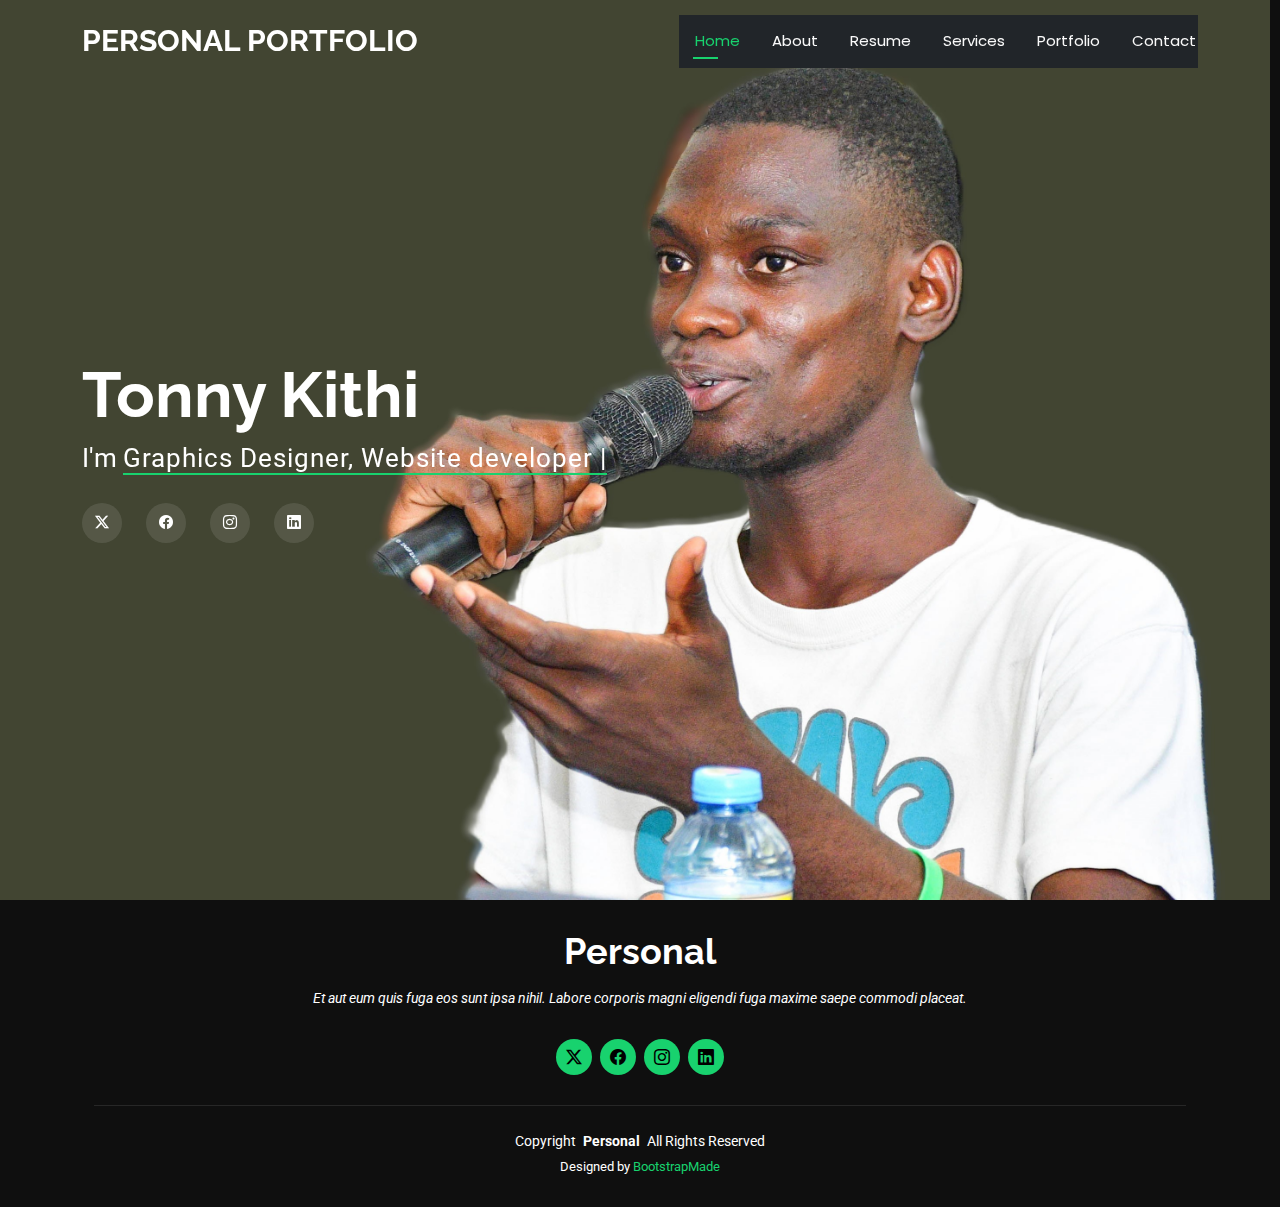
<file: index.html>
<!DOCTYPE html>
<html lang="en">

<head>
  <meta charset="utf-8">
  <meta content="width=device-width, initial-scale=1.0" name="viewport">
  <title>My Personal portfolio</title>
  <meta name="description" content="">
  <meta name="keywords" content="">

  <!-- Favicons -->
  <link href="assets/img/favicon.png" rel="icon">
  <link href="assets/img/apple-touch-icon.png" rel="apple-touch-icon">

  <!-- Fonts -->
  <link href="https://fonts.googleapis.com" rel="preconnect">
  <link href="https://fonts.gstatic.com" rel="preconnect" crossorigin>
  <link href="https://fonts.googleapis.com/css2?family=Roboto:ital,wght@0,100;0,300;0,400;0,500;0,700;0,900;1,100;1,300;1,400;1,500;1,700;1,900&family=Poppins:ital,wght@0,100;0,200;0,300;0,400;0,500;0,600;0,700;0,800;0,900;1,100;1,200;1,300;1,400;1,500;1,600;1,700;1,800;1,900&family=Raleway:ital,wght@0,100;0,200;0,300;0,400;0,500;0,600;0,700;0,800;0,900;1,100;1,200;1,300;1,400;1,500;1,600;1,700;1,800;1,900&display=swap" rel="stylesheet">

  <!-- Vendor CSS Files -->
  <link href="assets/vendor/bootstrap/css/bootstrap.min.css" rel="stylesheet">
  <link href="assets/vendor/bootstrap-icons/bootstrap-icons.css" rel="stylesheet">
  <link href="assets/vendor/aos/aos.css" rel="stylesheet">
  <link href="assets/vendor/swiper/swiper-bundle.min.css" rel="stylesheet">
  <link href="assets/vendor/glightbox/css/glightbox.min.css" rel="stylesheet">

  <!-- Main CSS File -->
  <link href="assets/css/main.css" rel="stylesheet">

  <!-- =======================================================
  * Template Name: Personal
  * Template URL: https://bootstrapmade.com/personal-free-resume-bootstrap-template/
  * Updated: Aug 07 2024 with Bootstrap v5.3.3
  * Author: BootstrapMade.com
  * License: https://bootstrapmade.com/license/
  ======================================================== -->
</head>

<body class="index-page">

  <header id="header" class="header d-flex align-items-center fixed-top">
    <div class="container-fluid container-xl position-relative d-flex align-items-center justify-content-between">

      <a href="index.html" class="logo d-flex align-items-center">
        <!-- Uncomment the line below if you also wish to use an image logo -->
        <!-- <img src="assets/img/logo.png" alt=""> -->
        <h1 class="sitename">PERSONAL PORTFOLIO</h1>
      </a>

      <nav id="navmenu" class="navmenu">
        <ul class="bg-dark">
          <li><a href="index.html" class="active">Home</a></li>
          <li><a href="about.html">About</a></li>
          <li><a href="resume.html">Resume</a></li>
          <li><a href="services.html">Services</a></li>
          <li><a href="portfolio.html">Portfolio</a></li>
          <li><a href="contact.html">Contact</a></li>
        </ul>
        <i class="mobile-nav-toggle d-xl-none bi bi-list"></i>
      </nav>

    </div>
  </header>

  <main class="main">

    <!-- Hero Section -->
    <section id="hero" class="hero section dark-background">
      <img src="assets/img/tonny.jpg" alt="" data-aos="fade-in">
      <div class="container" data-aos="zoom-out" data-aos-delay="100">
        <h2>Tonny Kithi</h2>
        <p>I'm <span class="typed" data-typed-items="Graphics Designer, Website developer, a Mentor">Graphics Designer, Website developer and  a Mentor</span><span class="typed-cursor typed-cursor--blink"></span></p>
        <div class="social-links">
          <a href="#"><i class="bi bi-twitter-x"></i></a>
          <a href="#"><i class="bi bi-facebook"></i></a>
          <a href="#"><i class="bi bi-instagram"></i></a>
          <a href="#"><i class="bi bi-linkedin"></i></a>
        </div>
      </div>
    </section><!-- /Hero Section -->

  </main>

  <footer id="footer" class="footer dark-background">
    <div class="container">
      <h3 class="sitename">Personal</h3>
      <p>Et aut eum quis fuga eos sunt ipsa nihil. Labore corporis magni eligendi fuga maxime saepe commodi placeat.</p>
      <div class="social-links d-flex justify-content-center">
        <a href=""><i class="bi bi-twitter-x"></i></a>
        <a href=""><i class="bi bi-facebook"></i></a>
        <a href=""><i class="bi bi-instagram"></i></a>
        <a href=""><i class="bi bi-linkedin"></i></a>
      </div>
      <div class="container">
        <div class="copyright">
          <span>Copyright</span> <strong class="px-1 sitename">Personal</strong> <span>All Rights Reserved</span>
        </div>
        <div class="credits">
          <!-- All the links in the footer should remain intact. -->
          <!-- You can delete the links only if you've purchased the pro version. -->
          <!-- Licensing information: https://bootstrapmade.com/license/ -->
          <!-- Purchase the pro version with working PHP/AJAX contact form: [buy-url] -->
          Designed by <a href="https://bootstrapmade.com/">BootstrapMade</a>
        </div>
      </div>
    </div>
  </footer>

  <!-- Scroll Top -->
  <a href="#" id="scroll-top" class="scroll-top d-flex align-items-center justify-content-center"><i class="bi bi-arrow-up-short"></i></a>

  <!-- Preloader -->
  <div id="preloader"></div>

  <!-- Vendor JS Files -->
  <script src="assets/vendor/bootstrap/js/bootstrap.bundle.min.js"></script>
  <script src="assets/vendor/php-email-form/validate.js"></script>
  <script src="assets/vendor/aos/aos.js"></script>
  <script src="assets/vendor/typed.js/typed.umd.js"></script>
  <script src="assets/vendor/purecounter/purecounter_vanilla.js"></script>
  <script src="assets/vendor/waypoints/noframework.waypoints.js"></script>
  <script src="assets/vendor/swiper/swiper-bundle.min.js"></script>
  <script src="assets/vendor/glightbox/js/glightbox.min.js"></script>
  <script src="assets/vendor/imagesloaded/imagesloaded.pkgd.min.js"></script>
  <script src="assets/vendor/isotope-layout/isotope.pkgd.min.js"></script>

  <!-- Main JS File -->
  <script src="assets/js/main.js"></script>

</body>

</html>
</file>
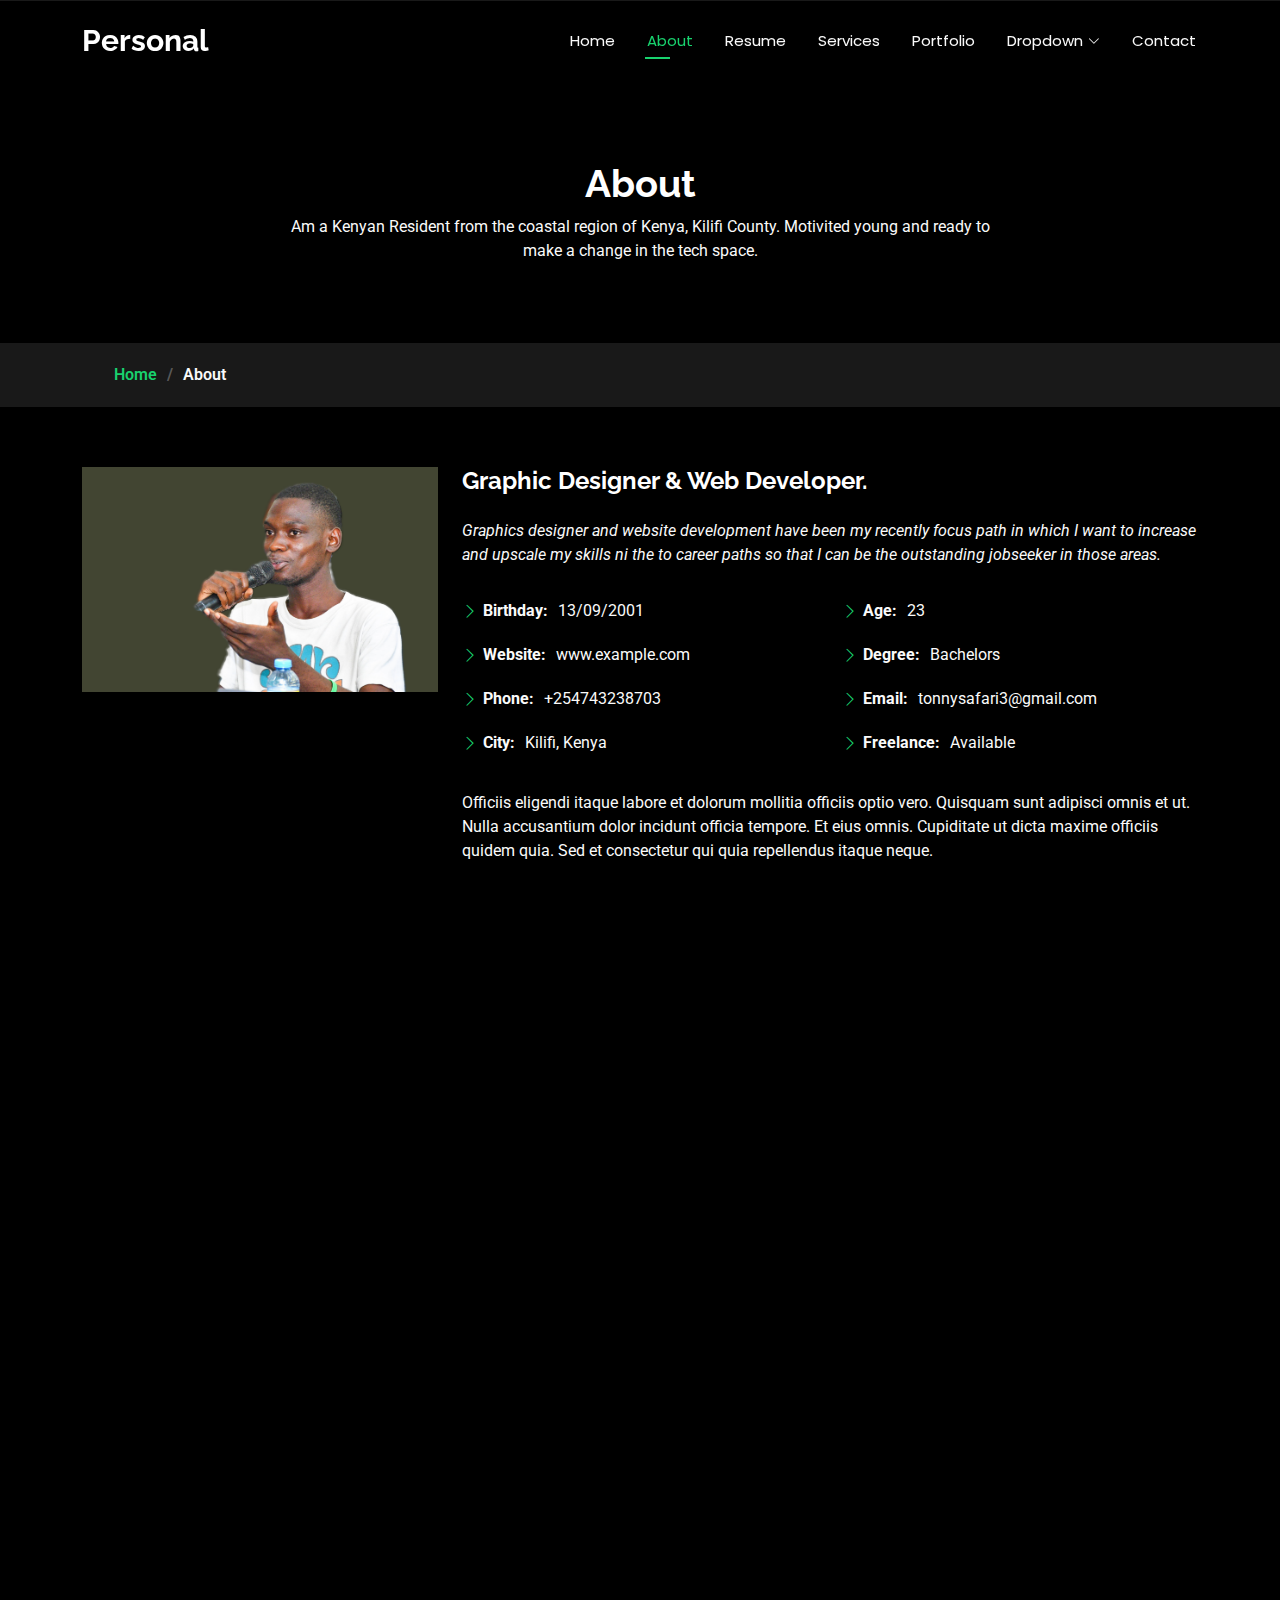
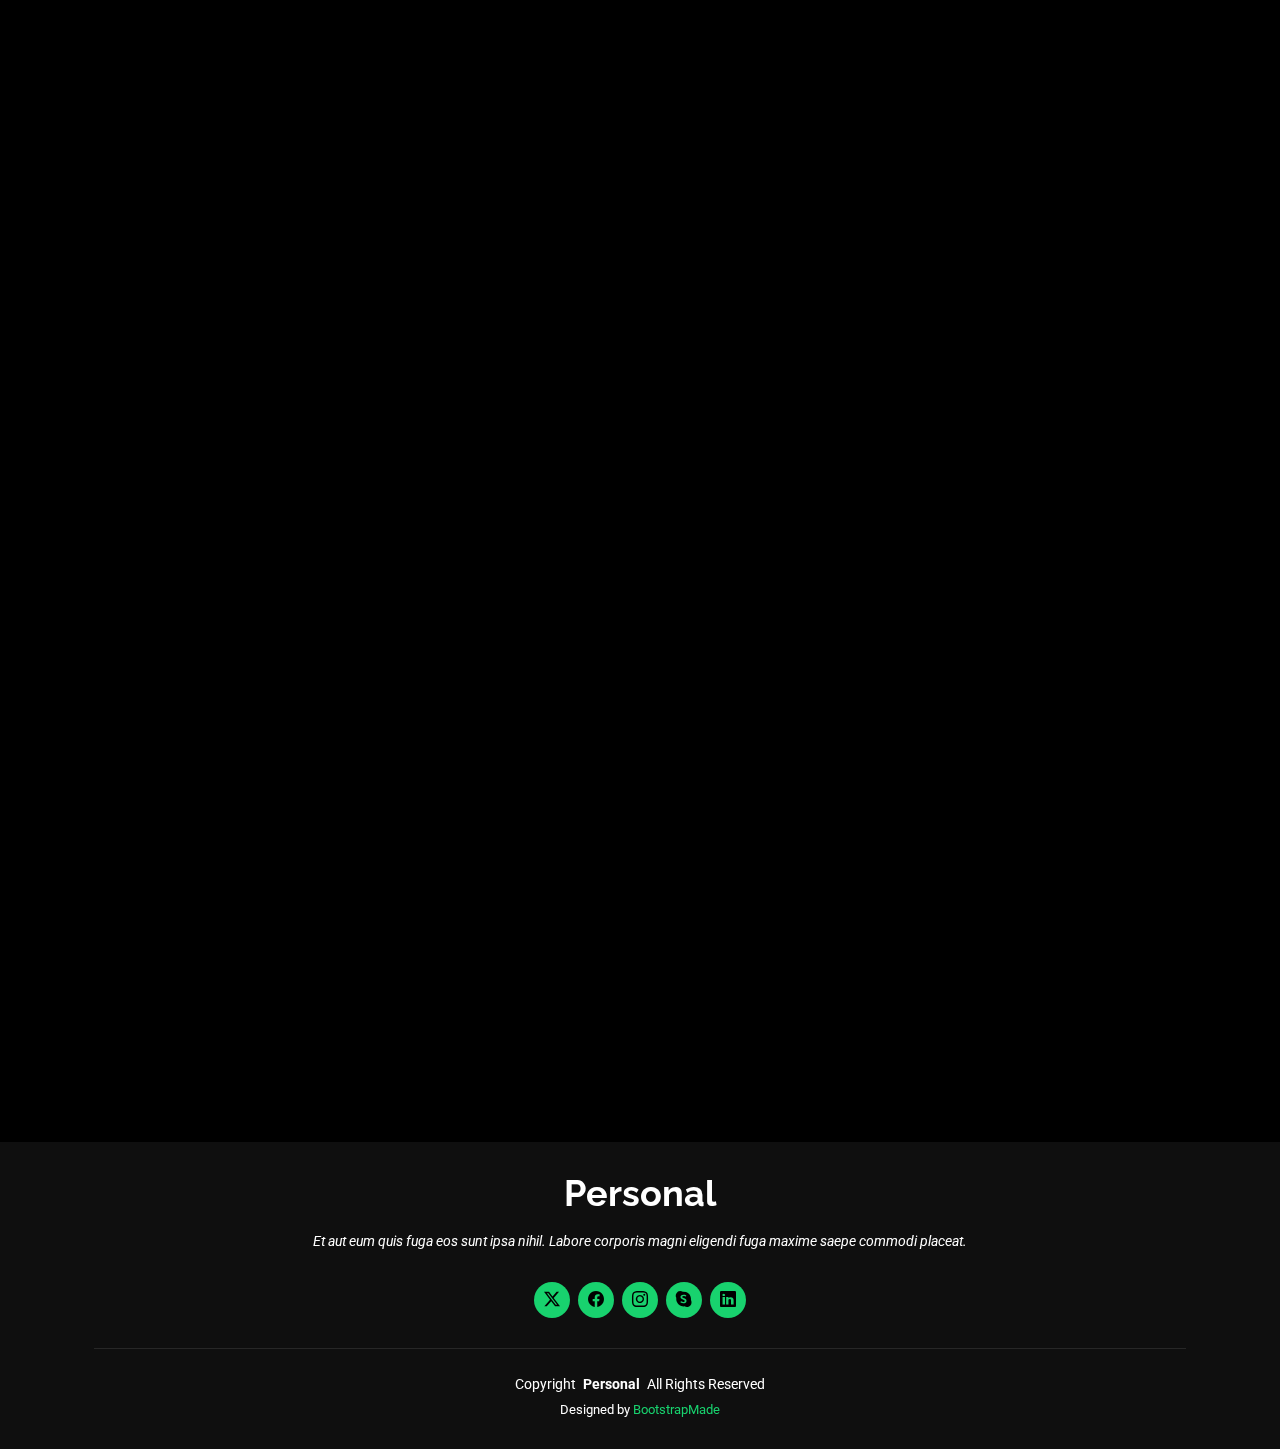
<file: about.html>
<!DOCTYPE html>
<html lang="en">

<head>
  <meta charset="utf-8">
  <meta content="width=device-width, initial-scale=1.0" name="viewport">
  <title>About - Personal Bootstrap Template</title>
  <meta name="description" content="">
  <meta name="keywords" content="">

  <!-- Favicons -->
  <link href="assets/img/favicon.png" rel="icon">
  <link href="assets/img/apple-touch-icon.png" rel="apple-touch-icon">

  <!-- Fonts -->
  <link href="https://fonts.googleapis.com" rel="preconnect">
  <link href="https://fonts.gstatic.com" rel="preconnect" crossorigin>
  <link href="https://fonts.googleapis.com/css2?family=Roboto:ital,wght@0,100;0,300;0,400;0,500;0,700;0,900;1,100;1,300;1,400;1,500;1,700;1,900&family=Poppins:ital,wght@0,100;0,200;0,300;0,400;0,500;0,600;0,700;0,800;0,900;1,100;1,200;1,300;1,400;1,500;1,600;1,700;1,800;1,900&family=Raleway:ital,wght@0,100;0,200;0,300;0,400;0,500;0,600;0,700;0,800;0,900;1,100;1,200;1,300;1,400;1,500;1,600;1,700;1,800;1,900&display=swap" rel="stylesheet">

  <!-- Vendor CSS Files -->
  <link href="assets/vendor/bootstrap/css/bootstrap.min.css" rel="stylesheet">
  <link href="assets/vendor/bootstrap-icons/bootstrap-icons.css" rel="stylesheet">
  <link href="assets/vendor/aos/aos.css" rel="stylesheet">
  <link href="assets/vendor/swiper/swiper-bundle.min.css" rel="stylesheet">
  <link href="assets/vendor/glightbox/css/glightbox.min.css" rel="stylesheet">

  <!-- Main CSS File -->
  <link href="assets/css/main.css" rel="stylesheet">

  <!-- =======================================================
  * Template Name: Personal
  * Template URL: https://bootstrapmade.com/personal-free-resume-bootstrap-template/
  * Updated: Aug 07 2024 with Bootstrap v5.3.3
  * Author: BootstrapMade.com
  * License: https://bootstrapmade.com/license/
  ======================================================== -->
</head>

<body class="about-page">

  <header id="header" class="header d-flex align-items-center fixed-top">
    <div class="container-fluid container-xl position-relative d-flex align-items-center justify-content-between">

      <a href="index.html" class="logo d-flex align-items-center">
        <!-- Uncomment the line below if you also wish to use an image logo -->
        <!-- <img src="assets/img/logo.png" alt=""> -->
        <h1 class="sitename">Personal</h1>
      </a>

      <nav id="navmenu" class="navmenu">
        <ul>
          <li><a href="index.html">Home</a></li>
          <li><a href="about.html" class="active">About</a></li>
          <li><a href="resume.html">Resume</a></li>
          <li><a href="services.html">Services</a></li>
          <li><a href="portfolio.html">Portfolio</a></li>
          <li class="dropdown"><a href="#"><span>Dropdown</span> <i class="bi bi-chevron-down toggle-dropdown"></i></a>
            <ul>
              <li><a href="#">Dropdown 1</a></li>
              <li class="dropdown"><a href="#"><span>Deep Dropdown</span> <i class="bi bi-chevron-down toggle-dropdown"></i></a>
                <ul>
                  <li><a href="#">Deep Dropdown 1</a></li>
                  <li><a href="#">Deep Dropdown 2</a></li>
                  <li><a href="#">Deep Dropdown 3</a></li>
                  <li><a href="#">Deep Dropdown 4</a></li>
                  <li><a href="#">Deep Dropdown 5</a></li>
                </ul>
              </li>
              <li><a href="#">Dropdown 2</a></li>
              <li><a href="#">Dropdown 3</a></li>
              <li><a href="#">Dropdown 4</a></li>
            </ul>
          </li>
          <li><a href="contact.html">Contact</a></li>
        </ul>
        <i class="mobile-nav-toggle d-xl-none bi bi-list"></i>
      </nav>

    </div>
  </header>

  <main class="main">

    <!-- Page Title -->
    <div class="page-title" data-aos="fade">
      <div class="heading">
        <div class="container">
          <div class="row d-flex justify-content-center text-center">
            <div class="col-lg-8">
              <h1>About</h1>
              <p class="mb-0">Am a Kenyan Resident from the coastal region of Kenya, Kilifi County. Motivited young and ready to make a change in the tech space.</p>
            </div>
          </div>
        </div>
      </div>
      <nav class="breadcrumbs">
        <div class="container">
          <ol>
            <li><a href="index.html">Home</a></li>
            <li class="current">About</li>
          </ol>
        </div>
      </nav>
    </div><!-- End Page Title -->

    <!-- About Section -->
    <section id="about" class="about section">

      <div class="container" data-aos="fade-up" data-aos-delay="100">

        <div class="row gy-4 justify-content-center">
          <div class="col-lg-4">
            <img src="assets/img/tonny.jpg" class="img-fluid" alt="">
          </div>
          <div class="col-lg-8 content">
            <h2>Graphic Designer &amp; Web Developer.</h2>
            <p class="fst-italic py-3">
              Graphics designer and website development have been my recently focus path in which I want to increase and upscale my skills ni the to career paths so that I can be the outstanding jobseeker in those areas.
            </p>
            <div class="row">
              <div class="col-lg-6">
                <ul>
                  <li><i class="bi bi-chevron-right"></i> <strong>Birthday:</strong> <span>13/09/2001</span></li>
                  <li><i class="bi bi-chevron-right"></i> <strong>Website:</strong> <span>www.example.com</span></li>
                  <li><i class="bi bi-chevron-right"></i> <strong>Phone:</strong> <span>+254743238703</span></li>
                  <li><i class="bi bi-chevron-right"></i> <strong>City:</strong> <span>Kilifi, Kenya</span></li>
                </ul>
              </div>
              <div class="col-lg-6">
                <ul>
                  <li><i class="bi bi-chevron-right"></i> <strong>Age:</strong> <span>23</span></li>
                  <li><i class="bi bi-chevron-right"></i> <strong>Degree:</strong> <span>Bachelors</span></li>
                  <li><i class="bi bi-chevron-right"></i> <strong>Email:</strong> <span>tonnysafari3@gmail.com</span></li>
                  <li><i class="bi bi-chevron-right"></i> <strong>Freelance:</strong> <span>Available</span></li>
                </ul>
              </div>
            </div>
            <p class="py-3">
              Officiis eligendi itaque labore et dolorum mollitia officiis optio vero. Quisquam sunt adipisci omnis et ut. Nulla accusantium dolor incidunt officia tempore. Et eius omnis.
              Cupiditate ut dicta maxime officiis quidem quia. Sed et consectetur qui quia repellendus itaque neque.
            </p>
          </div>
        </div>

      </div>

    </section><!-- /About Section -->

    <!-- Stats Section -->
    <section id="stats" class="stats section">

      <div class="container" data-aos="fade-up" data-aos-delay="100">

        <div class="row gy-4">

          <div class="col-lg-3 col-md-6 d-flex flex-column align-items-center">
            <i class="bi bi-emoji-smile"></i>
            <div class="stats-item">
              <span data-purecounter-start="0" data-purecounter-end="50" data-purecounter-duration="1" class="purecounter"></span>
              <p>Happy Clients</p>
            </div>
          </div><!-- End Stats Item -->

          <div class="col-lg-3 col-md-6 d-flex flex-column align-items-center">
            <i class="bi bi-journal-richtext"></i>
            <div class="stats-item">
              <span data-purecounter-start="0" data-purecounter-end="10" data-purecounter-duration="1" class="purecounter"></span>
              <p>Projects</p>
            </div>
          </div><!-- End Stats Item -->

          <div class="col-lg-3 col-md-6 d-flex flex-column align-items-center">
            <i class="bi bi-headset"></i>
            <div class="stats-item">
              <span data-purecounter-start="0" data-purecounter-end="300" data-purecounter-duration="1" class="purecounter"></span>
              <p>Hours Of Support</p>
            </div>
          </div><!-- End Stats Item -->

          <div class="col-lg-3 col-md-6 d-flex flex-column align-items-center">
            <i class="bi bi-people"></i>
            <div class="stats-item">
              <span data-purecounter-start="0" data-purecounter-end="5" data-purecounter-duration="1" class="purecounter"></span>
              <p>Hard Workers</p>
            </div>
          </div><!-- End Stats Item -->

        </div>

      </div>

    </section><!-- /Stats Section -->

    <!-- Skills Section -->
    <section id="skills" class="skills section">

      <!-- Section Title -->
      <div class="container section-title" data-aos="fade-up">
        <h2>Skills</h2>
        <div><span>My</span> <span class="description-title">Skills</span></div>
      </div><!-- End Section Title -->

      <div class="container" data-aos="fade-up" data-aos-delay="100">

        <div class="row skills-content skills-animation">

          <div class="col-lg-6">

            <div class="progress">
              <span class="skill"><span>HTML</span> <i class="val">70%</i></span>
              <div class="progress-bar-wrap">
                <div class="progress-bar" role="progressbar" aria-valuenow="70" aria-valuemin="0" aria-valuemax="70"></div>
              </div>
            </div><!-- End Skills Item -->

            <div class="progress">
              <span class="skill"><span>CSS</span> <i class="val">50%</i></span>
              <div class="progress-bar-wrap">
                <div class="progress-bar" role="progressbar" aria-valuenow="50" aria-valuemin="0" aria-valuemax="50"></div>
              </div>
            </div><!-- End Skills Item -->

            <div class="progress">
              <span class="skill"><span>JavaScript</span> <i class="val">45%</i></span>
              <div class="progress-bar-wrap">
                <div class="progress-bar" role="progressbar" aria-valuenow="45" aria-valuemin="0" aria-valuemax="100"></div>
              </div>
            </div><!-- End Skills Item -->

          </div>

          <div class="col-lg-6">

            <div class="progress">
              <span class="skill"><span>PHP</span> <i class="val">80%</i></span>
              <div class="progress-bar-wrap">
                <div class="progress-bar" role="progressbar" aria-valuenow="80" aria-valuemin="0" aria-valuemax="100"></div>
              </div>
            </div><!-- End Skills Item -->

            <div class="progress">
              <span class="skill"><span>WordPress/CMS</span> <i class="val">90%</i></span>
              <div class="progress-bar-wrap">
                <div class="progress-bar" role="progressbar" aria-valuenow="90" aria-valuemin="0" aria-valuemax="100"></div>
              </div>
            </div><!-- End Skills Item -->

            <div class="progress">
              <span class="skill"><span>Photoshop</span> <i class="val">55%</i></span>
              <div class="progress-bar-wrap">
                <div class="progress-bar" role="progressbar" aria-valuenow="55" aria-valuemin="0" aria-valuemax="100"></div>
              </div>
            </div><!-- End Skills Item -->

          </div>

        </div>

      </div>

    </section><!-- /Skills Section -->

    <!-- Interests Section -->
    <section id="interests" class="interests section">

      <!-- Section Title -->
      <div class="container section-title" data-aos="fade-up">
        <h2>Features</h2>
        <div><span>I'm</span> <span class="description-title">interested in</span></div>
      </div><!-- End Section Title -->

      <div class="container">

        <div class="row gy-4">

          <div class="col-lg-3 col-md-4" data-aos="fade-up" data-aos-delay="100">
            <div class="features-item">
              <i class="bi bi-eye" style="color: #ffbb2c;"></i>
              <h3><a href="" class="stretched-link">Lorem Ipsum</a></h3>
            </div>
          </div><!-- End Feature Item -->

          <div class="col-lg-3 col-md-4" data-aos="fade-up" data-aos-delay="200">
            <div class="features-item">
              <i class="bi bi-infinity" style="color: #5578ff;"></i>
              <h3><a href="" class="stretched-link">Dolor Sitema</a></h3>
            </div>
          </div><!-- End Feature Item -->

          <div class="col-lg-3 col-md-4" data-aos="fade-up" data-aos-delay="300">
            <div class="features-item">
              <i class="bi bi-mortarboard" style="color: #e80368;"></i>
              <h3><a href="" class="stretched-link">Sed perspiciatis</a></h3>
            </div>
          </div><!-- End Feature Item -->

          <div class="col-lg-3 col-md-4" data-aos="fade-up" data-aos-delay="400">
            <div class="features-item">
              <i class="bi bi-nut" style="color: #e361ff;"></i>
              <h3><a href="" class="stretched-link">Magni Dolores</a></h3>
            </div>
          </div><!-- End Feature Item -->

          <div class="col-lg-3 col-md-4" data-aos="fade-up" data-aos-delay="500">
            <div class="features-item">
              <i class="bi bi-shuffle" style="color: #47aeff;"></i>
              <h3><a href="" class="stretched-link">Nemo Enim</a></h3>
            </div>
          </div><!-- End Feature Item -->

          <div class="col-lg-3 col-md-4" data-aos="fade-up" data-aos-delay="600">
            <div class="features-item">
              <i class="bi bi-star" style="color: #ffa76e;"></i>
              <h3><a href="" class="stretched-link">Eiusmod Tempor</a></h3>
            </div>
          </div><!-- End Feature Item -->

          <div class="col-lg-3 col-md-4" data-aos="fade-up" data-aos-delay="700">
            <div class="features-item">
              <i class="bi bi-x-diamond" style="color: #11dbcf;"></i>
              <h3><a href="" class="stretched-link">Midela Teren</a></h3>
            </div>
          </div><!-- End Feature Item -->

          <div class="col-lg-3 col-md-4" data-aos="fade-up" data-aos-delay="800">
            <div class="features-item">
              <i class="bi bi-camera-video" style="color: #4233ff;"></i>
              <h3><a href="" class="stretched-link">Pira Neve</a></h3>
            </div>
          </div><!-- End Feature Item -->

          <div class="col-lg-3 col-md-4" data-aos="fade-up" data-aos-delay="900">
            <div class="features-item">
              <i class="bi bi-command" style="color: #b2904f;"></i>
              <h3><a href="" class="stretched-link">Dirada Pack</a></h3>
            </div>
          </div><!-- End Feature Item -->

          <div class="col-lg-3 col-md-4" data-aos="fade-up" data-aos-delay="1000">
            <div class="features-item">
              <i class="bi bi-dribbble" style="color: #b20969;"></i>
              <h3><a href="" class="stretched-link">Moton Ideal</a></h3>
            </div>
          </div><!-- End Feature Item -->

          <div class="col-lg-3 col-md-4" data-aos="fade-up" data-aos-delay="1100">
            <div class="features-item">
              <i class="bi bi-activity" style="color: #ff5828;"></i>
              <h3><a href="" class="stretched-link">Verdo Park</a></h3>
            </div>
          </div><!-- End Feature Item -->

          <div class="col-lg-3 col-md-4" data-aos="fade-up" data-aos-delay="1200">
            <div class="features-item">
              <i class="bi bi-brightness-high" style="color: #29cc61;"></i>
              <h3><a href="" class="stretched-link">Flavor Nivelanda</a></h3>
            </div>
          </div><!-- End Feature Item -->

        </div>

      </div>

    </section><!-- /Interests Section -->

    <!-- Testimonials Section -->
    <section id="testimonials" class="testimonials section">

      <!-- Section Title -->
      <div class="container section-title" data-aos="fade-up">
        <h2>Testimonials</h2>
        <div><span>Check my</span> <span class="description-title">Testimonials</span></div>
      </div><!-- End Section Title -->

      <div class="container" data-aos="fade-up" data-aos-delay="100">

        <div class="swiper init-swiper" data-speed="600" data-delay="5000" data-breakpoints="{ &quot;320&quot;: { &quot;slidesPerView&quot;: 1, &quot;spaceBetween&quot;: 40 }, &quot;1200&quot;: { &quot;slidesPerView&quot;: 3, &quot;spaceBetween&quot;: 40 } }">
          <script type="application/json" class="swiper-config">
            {
              "loop": true,
              "speed": 600,
              "autoplay": {
                "delay": 5000
              },
              "slidesPerView": "auto",
              "pagination": {
                "el": ".swiper-pagination",
                "type": "bullets",
                "clickable": true
              },
              "breakpoints": {
                "320": {
                  "slidesPerView": 1,
                  "spaceBetween": 40
                },
                "1200": {
                  "slidesPerView": 3,
                  "spaceBetween": 20
                }
              }
            }
          </script>
          <div class="swiper-wrapper">

            <div class="swiper-slide">
              <div class="testimonial-item" "="">
            <p>
              <i class=" bi bi-quote quote-icon-left"></i>
                <span>Proin iaculis purus consequat sem cure digni ssim donec porttitora entum suscipit rhoncus. Accusantium quam, ultricies eget id, aliquam eget nibh et. Maecen aliquam, risus at semper.</span>
                <i class="bi bi-quote quote-icon-right"></i>
                </p>
                <img src="assets/img/testimonials/testimonials-1.jpg" class="testimonial-img" alt="">
                <h3>Saul Goodman</h3>
                <h4>Ceo &amp; Founder</h4>
              </div>
            </div><!-- End testimonial item -->

            <div class="swiper-slide">
              <div class="testimonial-item">
                <p>
                  <i class="bi bi-quote quote-icon-left"></i>
                  <span>Export tempor illum tamen malis malis eram quae irure esse labore quem cillum quid malis quorum velit fore eram velit sunt aliqua noster fugiat irure amet legam anim culpa.</span>
                  <i class="bi bi-quote quote-icon-right"></i>
                </p>
                <img src="assets/img/testimonials/testimonials-2.jpg" class="testimonial-img" alt="">
                <h3>Sara Wilsson</h3>
                <h4>Designer</h4>
              </div>
            </div><!-- End testimonial item -->

            <div class="swiper-slide">
              <div class="testimonial-item">
                <p>
                  <i class="bi bi-quote quote-icon-left"></i>
                  <span>Enim nisi quem export duis labore cillum quae magna enim sint quorum nulla quem veniam duis minim tempor labore quem eram duis noster aute amet eram fore quis sint minim.</span>
                  <i class="bi bi-quote quote-icon-right"></i>
                </p>
                <img src="assets/img/testimonials/testimonials-3.jpg" class="testimonial-img" alt="">
                <h3>Jena Karlis</h3>
                <h4>Store Owner</h4>
              </div>
            </div><!-- End testimonial item -->

            <div class="swiper-slide">
              <div class="testimonial-item">
                <p>
                  <i class="bi bi-quote quote-icon-left"></i>
                  <span>Fugiat enim eram quae cillum dolore dolor amet nulla culpa multos export minim fugiat dolor enim duis veniam ipsum anim magna sunt elit fore quem dolore labore illum veniam.</span>
                  <i class="bi bi-quote quote-icon-right"></i>
                </p>
                <img src="assets/img/testimonials/testimonials-4.jpg" class="testimonial-img" alt="">
                <h3>Matt Brandon</h3>
                <h4>Freelancer</h4>
              </div>
            </div><!-- End testimonial item -->

            <div class="swiper-slide">
              <div class="testimonial-item">
                <p>
                  <i class="bi bi-quote quote-icon-left"></i>
                  <span>Quis quorum aliqua sint quem legam fore sunt eram irure aliqua veniam tempor noster veniam sunt culpa nulla illum cillum fugiat legam esse veniam culpa fore nisi cillum quid.</span>
                  <i class="bi bi-quote quote-icon-right"></i>
                </p>
                <img src="assets/img/testimonials/testimonials-5.jpg" class="testimonial-img" alt="">
                <h3>John Larson</h3>
                <h4>Entrepreneur</h4>
              </div>
            </div><!-- End testimonial item -->

          </div>
          <div class="swiper-pagination"></div>
        </div>

      </div>

    </section><!-- /Testimonials Section -->

  </main>

  <footer id="footer" class="footer dark-background">
    <div class="container">
      <h3 class="sitename">Personal</h3>
      <p>Et aut eum quis fuga eos sunt ipsa nihil. Labore corporis magni eligendi fuga maxime saepe commodi placeat.</p>
      <div class="social-links d-flex justify-content-center">
        <a href=""><i class="bi bi-twitter-x"></i></a>
        <a href=""><i class="bi bi-facebook"></i></a>
        <a href=""><i class="bi bi-instagram"></i></a>
        <a href=""><i class="bi bi-skype"></i></a>
        <a href=""><i class="bi bi-linkedin"></i></a>
      </div>
      <div class="container">
        <div class="copyright">
          <span>Copyright</span> <strong class="px-1 sitename">Personal</strong> <span>All Rights Reserved</span>
        </div>
        <div class="credits">
          <!-- All the links in the footer should remain intact. -->
          <!-- You can delete the links only if you've purchased the pro version. -->
          <!-- Licensing information: https://bootstrapmade.com/license/ -->
          <!-- Purchase the pro version with working PHP/AJAX contact form: [buy-url] -->
          Designed by <a href="https://bootstrapmade.com/">BootstrapMade</a>
        </div>
      </div>
    </div>
  </footer>

  <!-- Scroll Top -->
  <a href="#" id="scroll-top" class="scroll-top d-flex align-items-center justify-content-center"><i class="bi bi-arrow-up-short"></i></a>

  <!-- Preloader -->
  <div id="preloader"></div>

  <!-- Vendor JS Files -->
  <script src="assets/vendor/bootstrap/js/bootstrap.bundle.min.js"></script>
  <script src="assets/vendor/php-email-form/validate.js"></script>
  <script src="assets/vendor/aos/aos.js"></script>
  <script src="assets/vendor/typed.js/typed.umd.js"></script>
  <script src="assets/vendor/purecounter/purecounter_vanilla.js"></script>
  <script src="assets/vendor/waypoints/noframework.waypoints.js"></script>
  <script src="assets/vendor/swiper/swiper-bundle.min.js"></script>
  <script src="assets/vendor/glightbox/js/glightbox.min.js"></script>
  <script src="assets/vendor/imagesloaded/imagesloaded.pkgd.min.js"></script>
  <script src="assets/vendor/isotope-layout/isotope.pkgd.min.js"></script>

  <!-- Main JS File -->
  <script src="assets/js/main.js"></script>

</body>

</html>
</file>
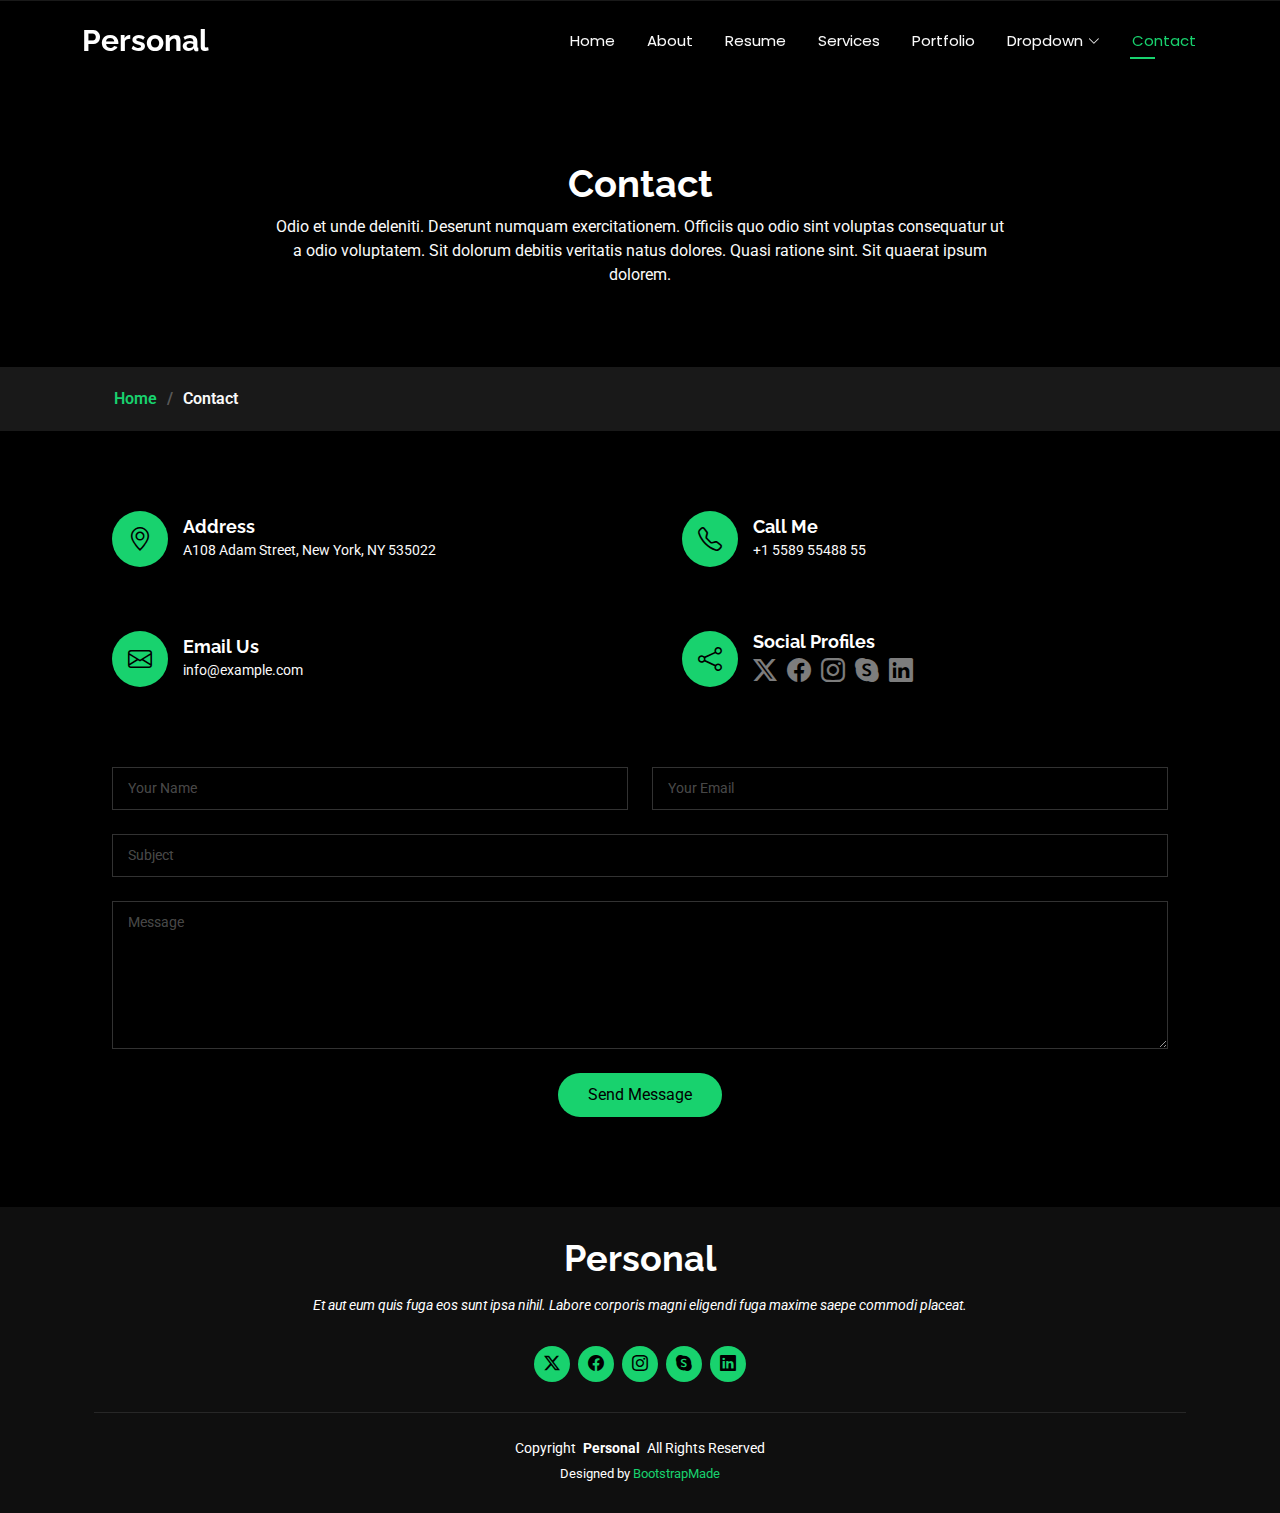
<file: contact.html>
<!DOCTYPE html>
<html lang="en">

<head>
  <meta charset="utf-8">
  <meta content="width=device-width, initial-scale=1.0" name="viewport">
  <title>Contact - Personal Bootstrap Template</title>
  <meta name="description" content="">
  <meta name="keywords" content="">

  <!-- Favicons -->
  <link href="assets/img/favicon.png" rel="icon">
  <link href="assets/img/apple-touch-icon.png" rel="apple-touch-icon">

  <!-- Fonts -->
  <link href="https://fonts.googleapis.com" rel="preconnect">
  <link href="https://fonts.gstatic.com" rel="preconnect" crossorigin>
  <link href="https://fonts.googleapis.com/css2?family=Roboto:ital,wght@0,100;0,300;0,400;0,500;0,700;0,900;1,100;1,300;1,400;1,500;1,700;1,900&family=Poppins:ital,wght@0,100;0,200;0,300;0,400;0,500;0,600;0,700;0,800;0,900;1,100;1,200;1,300;1,400;1,500;1,600;1,700;1,800;1,900&family=Raleway:ital,wght@0,100;0,200;0,300;0,400;0,500;0,600;0,700;0,800;0,900;1,100;1,200;1,300;1,400;1,500;1,600;1,700;1,800;1,900&display=swap" rel="stylesheet">

  <!-- Vendor CSS Files -->
  <link href="assets/vendor/bootstrap/css/bootstrap.min.css" rel="stylesheet">
  <link href="assets/vendor/bootstrap-icons/bootstrap-icons.css" rel="stylesheet">
  <link href="assets/vendor/aos/aos.css" rel="stylesheet">
  <link href="assets/vendor/swiper/swiper-bundle.min.css" rel="stylesheet">
  <link href="assets/vendor/glightbox/css/glightbox.min.css" rel="stylesheet">

  <!-- Main CSS File -->
  <link href="assets/css/main.css" rel="stylesheet">

  <!-- =======================================================
  * Template Name: Personal
  * Template URL: https://bootstrapmade.com/personal-free-resume-bootstrap-template/
  * Updated: Aug 07 2024 with Bootstrap v5.3.3
  * Author: BootstrapMade.com
  * License: https://bootstrapmade.com/license/
  ======================================================== -->
</head>

<body class="contact-page">

  <header id="header" class="header d-flex align-items-center fixed-top">
    <div class="container-fluid container-xl position-relative d-flex align-items-center justify-content-between">

      <a href="index.html" class="logo d-flex align-items-center">
        <!-- Uncomment the line below if you also wish to use an image logo -->
        <!-- <img src="assets/img/logo.png" alt=""> -->
        <h1 class="sitename">Personal</h1>
      </a>

      <nav id="navmenu" class="navmenu">
        <ul>
          <li><a href="index.html">Home</a></li>
          <li><a href="about.html">About</a></li>
          <li><a href="resume.html">Resume</a></li>
          <li><a href="services.html">Services</a></li>
          <li><a href="portfolio.html">Portfolio</a></li>
          <li class="dropdown"><a href="#"><span>Dropdown</span> <i class="bi bi-chevron-down toggle-dropdown"></i></a>
            <ul>
              <li><a href="#">Dropdown 1</a></li>
              <li class="dropdown"><a href="#"><span>Deep Dropdown</span> <i class="bi bi-chevron-down toggle-dropdown"></i></a>
                <ul>
                  <li><a href="#">Deep Dropdown 1</a></li>
                  <li><a href="#">Deep Dropdown 2</a></li>
                  <li><a href="#">Deep Dropdown 3</a></li>
                  <li><a href="#">Deep Dropdown 4</a></li>
                  <li><a href="#">Deep Dropdown 5</a></li>
                </ul>
              </li>
              <li><a href="#">Dropdown 2</a></li>
              <li><a href="#">Dropdown 3</a></li>
              <li><a href="#">Dropdown 4</a></li>
            </ul>
          </li>
          <li><a href="contact.html" class="active">Contact</a></li>
        </ul>
        <i class="mobile-nav-toggle d-xl-none bi bi-list"></i>
      </nav>

    </div>
  </header>

  <main class="main">

    <!-- Page Title -->
    <div class="page-title" data-aos="fade">
      <div class="heading">
        <div class="container">
          <div class="row d-flex justify-content-center text-center">
            <div class="col-lg-8">
              <h1>Contact</h1>
              <p class="mb-0">Odio et unde deleniti. Deserunt numquam exercitationem. Officiis quo odio sint voluptas consequatur ut a odio voluptatem. Sit dolorum debitis veritatis natus dolores. Quasi ratione sint. Sit quaerat ipsum dolorem.</p>
            </div>
          </div>
        </div>
      </div>
      <nav class="breadcrumbs">
        <div class="container">
          <ol>
            <li><a href="index.html">Home</a></li>
            <li class="current">Contact</li>
          </ol>
        </div>
      </nav>
    </div><!-- End Page Title -->

    <!-- Contact Section -->
    <section id="contact" class="contact section">

      <div class="container" data-aos="fade-up" data-aos-delay="100">

        <div class="row gy-4">

          <div class="col-md-6">
            <div class="info-item d-flex align-items-center" data-aos="fade-up" data-aos-delay="200">
              <i class="icon bi bi-geo-alt flex-shrink-0"></i>
              <div>
                <h3>Address</h3>
                <p>A108 Adam Street, New York, NY 535022</p>
              </div>
            </div>
          </div><!-- End Info Item -->

          <div class="col-md-6">
            <div class="info-item d-flex align-items-center" data-aos="fade-up" data-aos-delay="300">
              <i class="icon bi bi-telephone flex-shrink-0"></i>
              <div>
                <h3>Call Me</h3>
                <p>+1 5589 55488 55</p>
              </div>
            </div>
          </div><!-- End Info Item -->

          <div class="col-md-6">
            <div class="info-item d-flex align-items-center" data-aos="fade-up" data-aos-delay="400">
              <i class="icon bi bi-envelope flex-shrink-0"></i>
              <div>
                <h3>Email Us</h3>
                <p>info@example.com</p>
              </div>
            </div>
          </div><!-- End Info Item -->

          <div class="col-md-6">
            <div class="info-item d-flex align-items-center" data-aos="fade-up" data-aos-delay="500">
              <i class="icon bi bi-share flex-shrink-0"></i>
              <div>
                <h3>Social Profiles</h3>
                <div class="social-links">
                  <a href="#"><i class="bi bi-twitter-x"></i></a>
                  <a href="#"><i class="bi bi-facebook"></i></a>
                  <a href="#"><i class="bi bi-instagram"></i></a>
                  <a href="#"><i class="bi bi-skype"></i></a>
                  <a href="#"><i class="bi bi-linkedin"></i></a>
                </div>
              </div>
            </div>
          </div><!-- End Info Item -->

        </div>

        <form action="forms/contact.php" method="post" class="php-email-form" data-aos="fade-up" data-aos-delay="600">
          <div class="row gy-4">

            <div class="col-md-6">
              <input type="text" name="name" class="form-control" placeholder="Your Name" required="">
            </div>

            <div class="col-md-6 ">
              <input type="email" class="form-control" name="email" placeholder="Your Email" required="">
            </div>

            <div class="col-md-12">
              <input type="text" class="form-control" name="subject" placeholder="Subject" required="">
            </div>

            <div class="col-md-12">
              <textarea class="form-control" name="message" rows="6" placeholder="Message" required=""></textarea>
            </div>

            <div class="col-md-12 text-center">
              <div class="loading">Loading</div>
              <div class="error-message"></div>
              <div class="sent-message">Your message has been sent. Thank you!</div>

              <button type="submit">Send Message</button>
            </div>

          </div>
        </form><!-- End Contact Form -->

      </div>

    </section><!-- /Contact Section -->

  </main>

  <footer id="footer" class="footer dark-background">
    <div class="container">
      <h3 class="sitename">Personal</h3>
      <p>Et aut eum quis fuga eos sunt ipsa nihil. Labore corporis magni eligendi fuga maxime saepe commodi placeat.</p>
      <div class="social-links d-flex justify-content-center">
        <a href=""><i class="bi bi-twitter-x"></i></a>
        <a href=""><i class="bi bi-facebook"></i></a>
        <a href=""><i class="bi bi-instagram"></i></a>
        <a href=""><i class="bi bi-skype"></i></a>
        <a href=""><i class="bi bi-linkedin"></i></a>
      </div>
      <div class="container">
        <div class="copyright">
          <span>Copyright</span> <strong class="px-1 sitename">Personal</strong> <span>All Rights Reserved</span>
        </div>
        <div class="credits">
          <!-- All the links in the footer should remain intact. -->
          <!-- You can delete the links only if you've purchased the pro version. -->
          <!-- Licensing information: https://bootstrapmade.com/license/ -->
          <!-- Purchase the pro version with working PHP/AJAX contact form: [buy-url] -->
          Designed by <a href="https://bootstrapmade.com/">BootstrapMade</a>
        </div>
      </div>
    </div>
  </footer>

  <!-- Scroll Top -->
  <a href="#" id="scroll-top" class="scroll-top d-flex align-items-center justify-content-center"><i class="bi bi-arrow-up-short"></i></a>

  <!-- Preloader -->
  <div id="preloader"></div>

  <!-- Vendor JS Files -->
  <script src="assets/vendor/bootstrap/js/bootstrap.bundle.min.js"></script>
  <script src="assets/vendor/php-email-form/validate.js"></script>
  <script src="assets/vendor/aos/aos.js"></script>
  <script src="assets/vendor/typed.js/typed.umd.js"></script>
  <script src="assets/vendor/purecounter/purecounter_vanilla.js"></script>
  <script src="assets/vendor/waypoints/noframework.waypoints.js"></script>
  <script src="assets/vendor/swiper/swiper-bundle.min.js"></script>
  <script src="assets/vendor/glightbox/js/glightbox.min.js"></script>
  <script src="assets/vendor/imagesloaded/imagesloaded.pkgd.min.js"></script>
  <script src="assets/vendor/isotope-layout/isotope.pkgd.min.js"></script>

  <!-- Main JS File -->
  <script src="assets/js/main.js"></script>

</body>

</html>
</file>
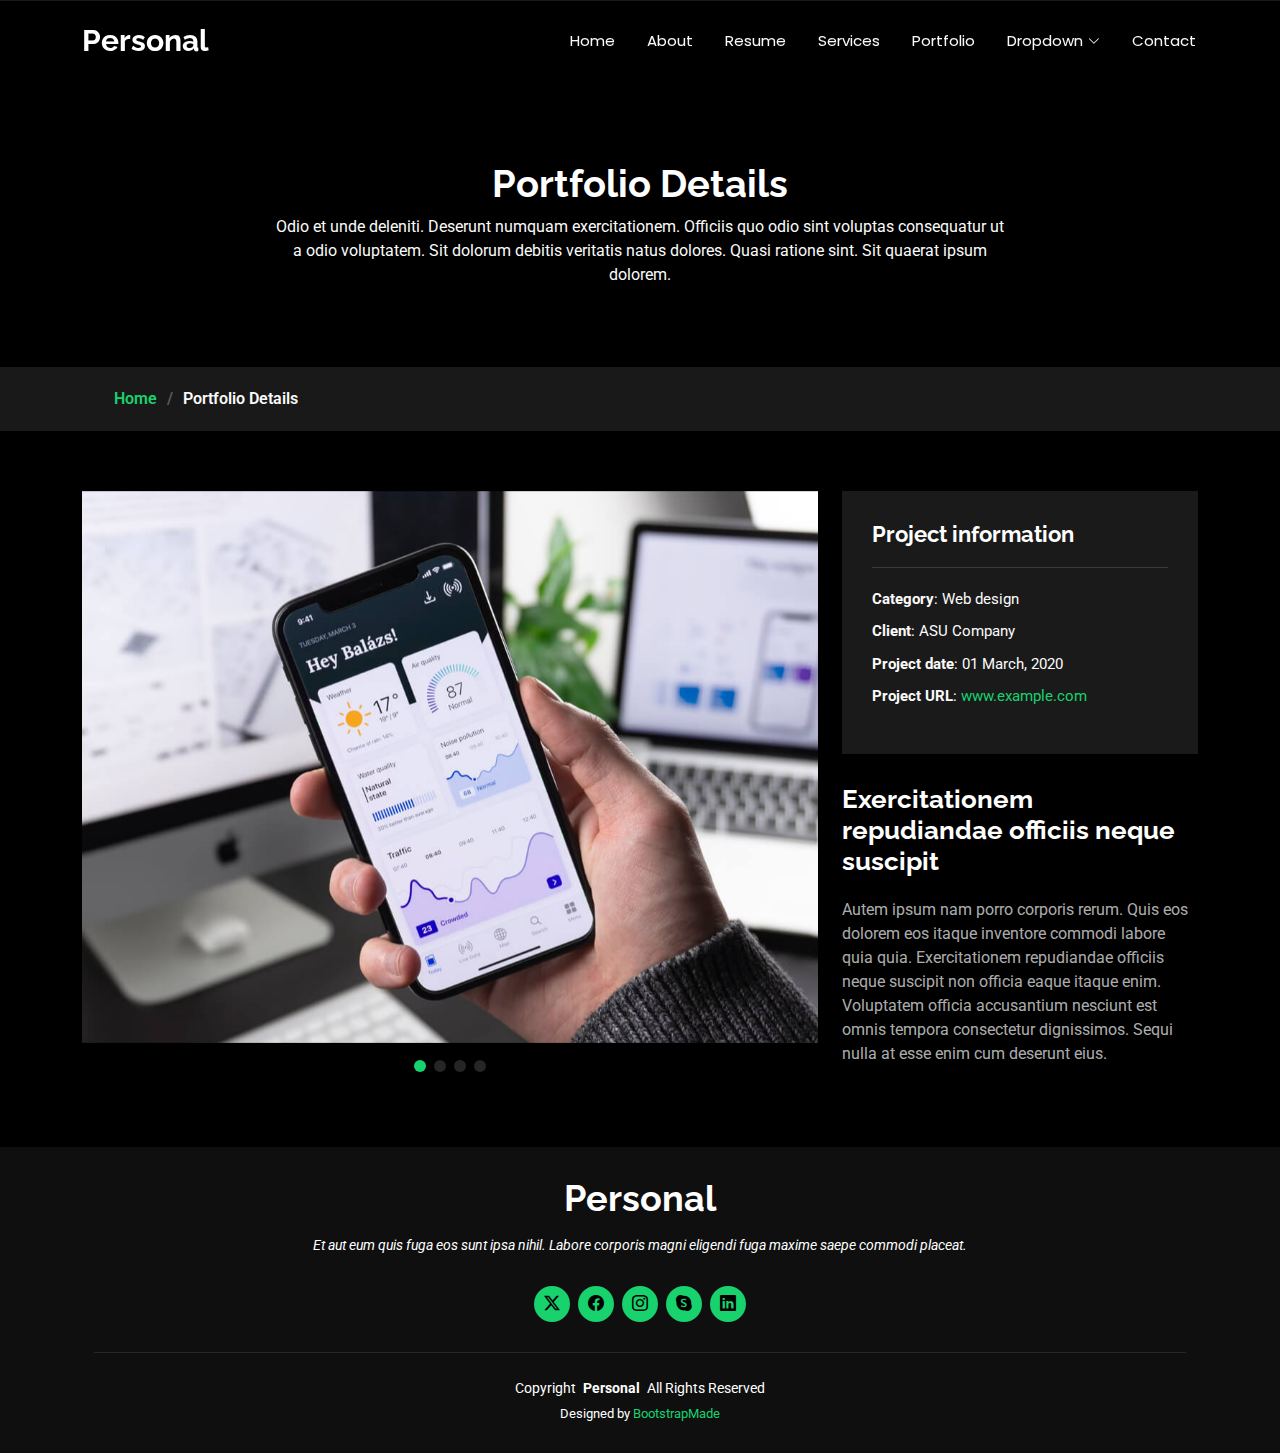
<file: portfolio-details.html>
<!DOCTYPE html>
<html lang="en">

<head>
  <meta charset="utf-8">
  <meta content="width=device-width, initial-scale=1.0" name="viewport">
  <title>Portfolio Details - Personal Bootstrap Template</title>
  <meta name="description" content="">
  <meta name="keywords" content="">

  <!-- Favicons -->
  <link href="assets/img/favicon.png" rel="icon">
  <link href="assets/img/apple-touch-icon.png" rel="apple-touch-icon">

  <!-- Fonts -->
  <link href="https://fonts.googleapis.com" rel="preconnect">
  <link href="https://fonts.gstatic.com" rel="preconnect" crossorigin>
  <link href="https://fonts.googleapis.com/css2?family=Roboto:ital,wght@0,100;0,300;0,400;0,500;0,700;0,900;1,100;1,300;1,400;1,500;1,700;1,900&family=Poppins:ital,wght@0,100;0,200;0,300;0,400;0,500;0,600;0,700;0,800;0,900;1,100;1,200;1,300;1,400;1,500;1,600;1,700;1,800;1,900&family=Raleway:ital,wght@0,100;0,200;0,300;0,400;0,500;0,600;0,700;0,800;0,900;1,100;1,200;1,300;1,400;1,500;1,600;1,700;1,800;1,900&display=swap" rel="stylesheet">

  <!-- Vendor CSS Files -->
  <link href="assets/vendor/bootstrap/css/bootstrap.min.css" rel="stylesheet">
  <link href="assets/vendor/bootstrap-icons/bootstrap-icons.css" rel="stylesheet">
  <link href="assets/vendor/aos/aos.css" rel="stylesheet">
  <link href="assets/vendor/swiper/swiper-bundle.min.css" rel="stylesheet">
  <link href="assets/vendor/glightbox/css/glightbox.min.css" rel="stylesheet">

  <!-- Main CSS File -->
  <link href="assets/css/main.css" rel="stylesheet">

  <!-- =======================================================
  * Template Name: Personal
  * Template URL: https://bootstrapmade.com/personal-free-resume-bootstrap-template/
  * Updated: Aug 07 2024 with Bootstrap v5.3.3
  * Author: BootstrapMade.com
  * License: https://bootstrapmade.com/license/
  ======================================================== -->
</head>

<body class="portfolio-details-page">

  <header id="header" class="header d-flex align-items-center fixed-top">
    <div class="container-fluid container-xl position-relative d-flex align-items-center justify-content-between">

      <a href="index.html" class="logo d-flex align-items-center">
        <!-- Uncomment the line below if you also wish to use an image logo -->
        <!-- <img src="assets/img/logo.png" alt=""> -->
        <h1 class="sitename">Personal</h1>
      </a>

      <nav id="navmenu" class="navmenu">
        <ul>
          <li><a href="index.html">Home</a></li>
          <li><a href="about.html">About</a></li>
          <li><a href="resume.html">Resume</a></li>
          <li><a href="services.html">Services</a></li>
          <li><a href="portfolio.html">Portfolio</a></li>
          <li class="dropdown"><a href="#"><span>Dropdown</span> <i class="bi bi-chevron-down toggle-dropdown"></i></a>
            <ul>
              <li><a href="#">Dropdown 1</a></li>
              <li class="dropdown"><a href="#"><span>Deep Dropdown</span> <i class="bi bi-chevron-down toggle-dropdown"></i></a>
                <ul>
                  <li><a href="#">Deep Dropdown 1</a></li>
                  <li><a href="#">Deep Dropdown 2</a></li>
                  <li><a href="#">Deep Dropdown 3</a></li>
                  <li><a href="#">Deep Dropdown 4</a></li>
                  <li><a href="#">Deep Dropdown 5</a></li>
                </ul>
              </li>
              <li><a href="#">Dropdown 2</a></li>
              <li><a href="#">Dropdown 3</a></li>
              <li><a href="#">Dropdown 4</a></li>
            </ul>
          </li>
          <li><a href="contact.html">Contact</a></li>
        </ul>
        <i class="mobile-nav-toggle d-xl-none bi bi-list"></i>
      </nav>

    </div>
  </header>

  <main class="main">

    <!-- Page Title -->
    <div class="page-title" data-aos="fade">
      <div class="heading">
        <div class="container">
          <div class="row d-flex justify-content-center text-center">
            <div class="col-lg-8">
              <h1>Portfolio Details</h1>
              <p class="mb-0">Odio et unde deleniti. Deserunt numquam exercitationem. Officiis quo odio sint voluptas consequatur ut a odio voluptatem. Sit dolorum debitis veritatis natus dolores. Quasi ratione sint. Sit quaerat ipsum dolorem.</p>
            </div>
          </div>
        </div>
      </div>
      <nav class="breadcrumbs">
        <div class="container">
          <ol>
            <li><a href="index.html">Home</a></li>
            <li class="current">Portfolio Details</li>
          </ol>
        </div>
      </nav>
    </div><!-- End Page Title -->

    <!-- Portfolio Details Section -->
    <section id="portfolio-details" class="portfolio-details section">

      <div class="container" data-aos="fade-up" data-aos-delay="100">

        <div class="row gy-4">

          <div class="col-lg-8">
            <div class="portfolio-details-slider swiper init-swiper">

              <script type="application/json" class="swiper-config">
                {
                  "loop": true,
                  "speed": 600,
                  "autoplay": {
                    "delay": 5000
                  },
                  "slidesPerView": "auto",
                  "pagination": {
                    "el": ".swiper-pagination",
                    "type": "bullets",
                    "clickable": true
                  }
                }
              </script>

              <div class="swiper-wrapper align-items-center">

                <div class="swiper-slide">
                  <img src="assets/img/portfolio/app-1.jpg" alt="">
                </div>

                <div class="swiper-slide">
                  <img src="assets/img/portfolio/product-1.jpg" alt="">
                </div>

                <div class="swiper-slide">
                  <img src="assets/img/portfolio/branding-1.jpg" alt="">
                </div>

                <div class="swiper-slide">
                  <img src="assets/img/portfolio/books-1.jpg" alt="">
                </div>

              </div>
              <div class="swiper-pagination"></div>
            </div>
          </div>

          <div class="col-lg-4">
            <div class="portfolio-info" data-aos="fade-up" data-aos-delay="200">
              <h3>Project information</h3>
              <ul>
                <li><strong>Category</strong>: Web design</li>
                <li><strong>Client</strong>: ASU Company</li>
                <li><strong>Project date</strong>: 01 March, 2020</li>
                <li><strong>Project URL</strong>: <a href="#">www.example.com</a></li>
              </ul>
            </div>
            <div class="portfolio-description" data-aos="fade-up" data-aos-delay="300">
              <h2>Exercitationem repudiandae officiis neque suscipit</h2>
              <p>
                Autem ipsum nam porro corporis rerum. Quis eos dolorem eos itaque inventore commodi labore quia quia. Exercitationem repudiandae officiis neque suscipit non officia eaque itaque enim. Voluptatem officia accusantium nesciunt est omnis tempora consectetur dignissimos. Sequi nulla at esse enim cum deserunt eius.
              </p>
            </div>
          </div>

        </div>

      </div>

    </section><!-- /Portfolio Details Section -->

  </main>

  <footer id="footer" class="footer dark-background">
    <div class="container">
      <h3 class="sitename">Personal</h3>
      <p>Et aut eum quis fuga eos sunt ipsa nihil. Labore corporis magni eligendi fuga maxime saepe commodi placeat.</p>
      <div class="social-links d-flex justify-content-center">
        <a href=""><i class="bi bi-twitter-x"></i></a>
        <a href=""><i class="bi bi-facebook"></i></a>
        <a href=""><i class="bi bi-instagram"></i></a>
        <a href=""><i class="bi bi-skype"></i></a>
        <a href=""><i class="bi bi-linkedin"></i></a>
      </div>
      <div class="container">
        <div class="copyright">
          <span>Copyright</span> <strong class="px-1 sitename">Personal</strong> <span>All Rights Reserved</span>
        </div>
        <div class="credits">
          <!-- All the links in the footer should remain intact. -->
          <!-- You can delete the links only if you've purchased the pro version. -->
          <!-- Licensing information: https://bootstrapmade.com/license/ -->
          <!-- Purchase the pro version with working PHP/AJAX contact form: [buy-url] -->
          Designed by <a href="https://bootstrapmade.com/">BootstrapMade</a>
        </div>
      </div>
    </div>
  </footer>

  <!-- Scroll Top -->
  <a href="#" id="scroll-top" class="scroll-top d-flex align-items-center justify-content-center"><i class="bi bi-arrow-up-short"></i></a>

  <!-- Preloader -->
  <div id="preloader"></div>

  <!-- Vendor JS Files -->
  <script src="assets/vendor/bootstrap/js/bootstrap.bundle.min.js"></script>
  <script src="assets/vendor/php-email-form/validate.js"></script>
  <script src="assets/vendor/aos/aos.js"></script>
  <script src="assets/vendor/typed.js/typed.umd.js"></script>
  <script src="assets/vendor/purecounter/purecounter_vanilla.js"></script>
  <script src="assets/vendor/waypoints/noframework.waypoints.js"></script>
  <script src="assets/vendor/swiper/swiper-bundle.min.js"></script>
  <script src="assets/vendor/glightbox/js/glightbox.min.js"></script>
  <script src="assets/vendor/imagesloaded/imagesloaded.pkgd.min.js"></script>
  <script src="assets/vendor/isotope-layout/isotope.pkgd.min.js"></script>

  <!-- Main JS File -->
  <script src="assets/js/main.js"></script>

</body>

</html>
</file>
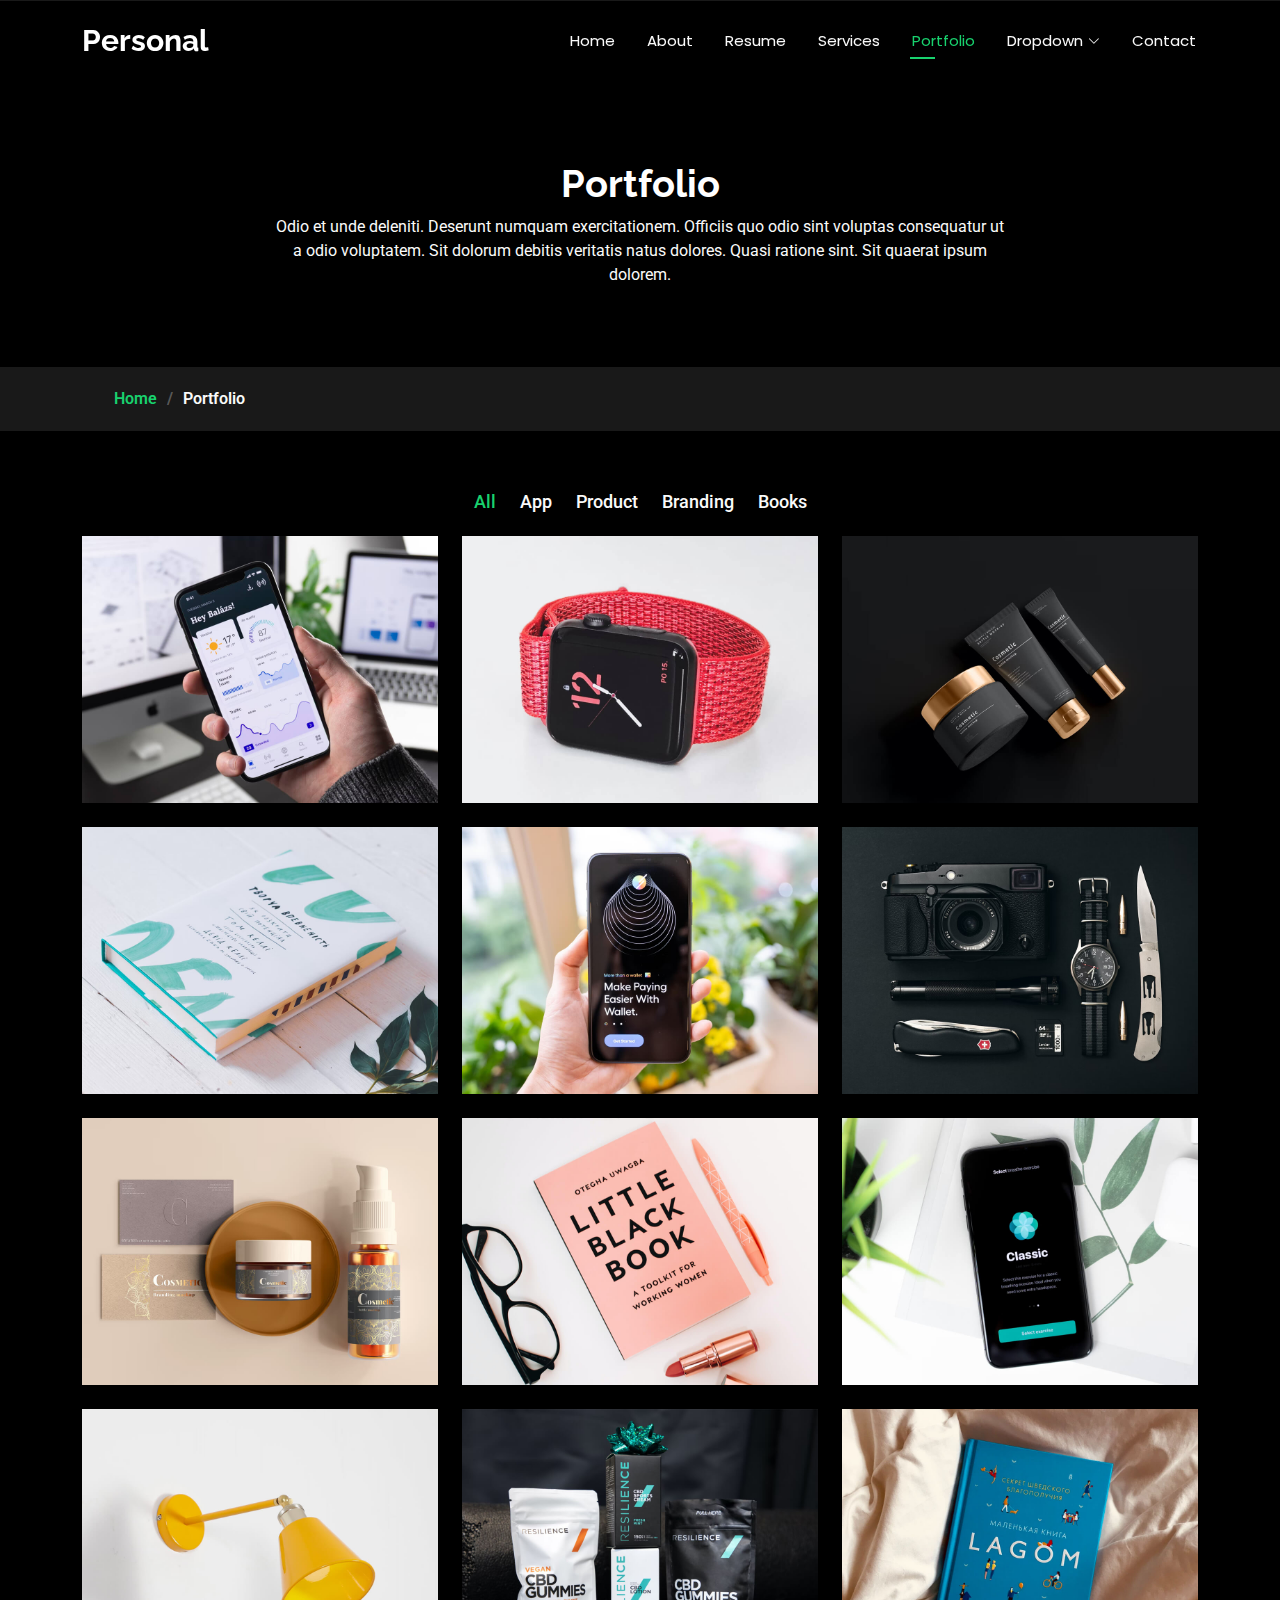
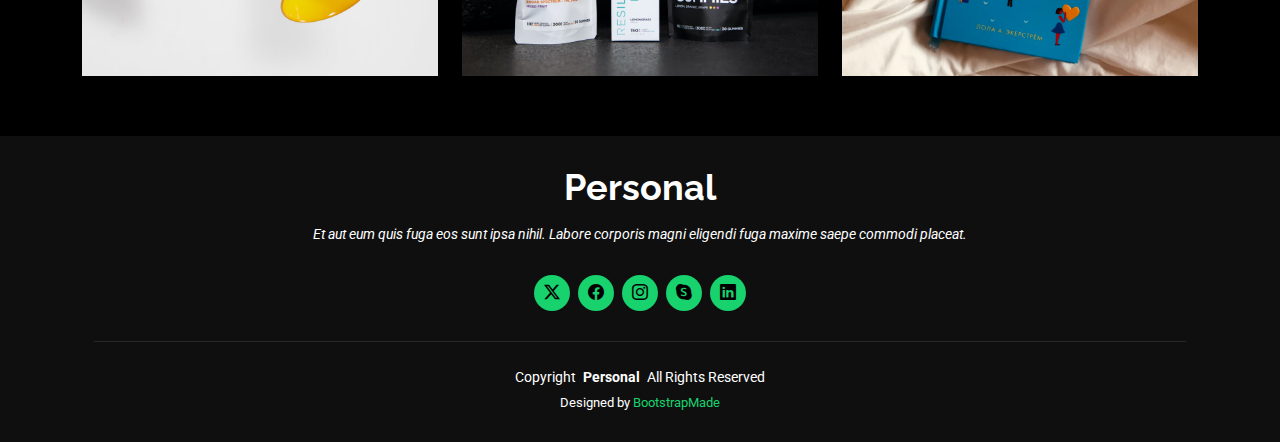
<file: portfolio.html>
<!DOCTYPE html>
<html lang="en">

<head>
  <meta charset="utf-8">
  <meta content="width=device-width, initial-scale=1.0" name="viewport">
  <title>Portfolio - Personal Bootstrap Template</title>
  <meta name="description" content="">
  <meta name="keywords" content="">

  <!-- Favicons -->
  <link href="assets/img/favicon.png" rel="icon">
  <link href="assets/img/apple-touch-icon.png" rel="apple-touch-icon">

  <!-- Fonts -->
  <link href="https://fonts.googleapis.com" rel="preconnect">
  <link href="https://fonts.gstatic.com" rel="preconnect" crossorigin>
  <link href="https://fonts.googleapis.com/css2?family=Roboto:ital,wght@0,100;0,300;0,400;0,500;0,700;0,900;1,100;1,300;1,400;1,500;1,700;1,900&family=Poppins:ital,wght@0,100;0,200;0,300;0,400;0,500;0,600;0,700;0,800;0,900;1,100;1,200;1,300;1,400;1,500;1,600;1,700;1,800;1,900&family=Raleway:ital,wght@0,100;0,200;0,300;0,400;0,500;0,600;0,700;0,800;0,900;1,100;1,200;1,300;1,400;1,500;1,600;1,700;1,800;1,900&display=swap" rel="stylesheet">

  <!-- Vendor CSS Files -->
  <link href="assets/vendor/bootstrap/css/bootstrap.min.css" rel="stylesheet">
  <link href="assets/vendor/bootstrap-icons/bootstrap-icons.css" rel="stylesheet">
  <link href="assets/vendor/aos/aos.css" rel="stylesheet">
  <link href="assets/vendor/swiper/swiper-bundle.min.css" rel="stylesheet">
  <link href="assets/vendor/glightbox/css/glightbox.min.css" rel="stylesheet">

  <!-- Main CSS File -->
  <link href="assets/css/main.css" rel="stylesheet">

  <!-- =======================================================
  * Template Name: Personal
  * Template URL: https://bootstrapmade.com/personal-free-resume-bootstrap-template/
  * Updated: Aug 07 2024 with Bootstrap v5.3.3
  * Author: BootstrapMade.com
  * License: https://bootstrapmade.com/license/
  ======================================================== -->
</head>

<body class="portfolio-page">

  <header id="header" class="header d-flex align-items-center fixed-top">
    <div class="container-fluid container-xl position-relative d-flex align-items-center justify-content-between">

      <a href="index.html" class="logo d-flex align-items-center">
        <!-- Uncomment the line below if you also wish to use an image logo -->
        <!-- <img src="assets/img/logo.png" alt=""> -->
        <h1 class="sitename">Personal</h1>
      </a>

      <nav id="navmenu" class="navmenu">
        <ul>
          <li><a href="index.html">Home</a></li>
          <li><a href="about.html">About</a></li>
          <li><a href="resume.html">Resume</a></li>
          <li><a href="services.html">Services</a></li>
          <li><a href="portfolio.html" class="active">Portfolio</a></li>
          <li class="dropdown"><a href="#"><span>Dropdown</span> <i class="bi bi-chevron-down toggle-dropdown"></i></a>
            <ul>
              <li><a href="#">Dropdown 1</a></li>
              <li class="dropdown"><a href="#"><span>Deep Dropdown</span> <i class="bi bi-chevron-down toggle-dropdown"></i></a>
                <ul>
                  <li><a href="#">Deep Dropdown 1</a></li>
                  <li><a href="#">Deep Dropdown 2</a></li>
                  <li><a href="#">Deep Dropdown 3</a></li>
                  <li><a href="#">Deep Dropdown 4</a></li>
                  <li><a href="#">Deep Dropdown 5</a></li>
                </ul>
              </li>
              <li><a href="#">Dropdown 2</a></li>
              <li><a href="#">Dropdown 3</a></li>
              <li><a href="#">Dropdown 4</a></li>
            </ul>
          </li>
          <li><a href="contact.html">Contact</a></li>
        </ul>
        <i class="mobile-nav-toggle d-xl-none bi bi-list"></i>
      </nav>

    </div>
  </header>

  <main class="main">

    <!-- Page Title -->
    <div class="page-title" data-aos="fade">
      <div class="heading">
        <div class="container">
          <div class="row d-flex justify-content-center text-center">
            <div class="col-lg-8">
              <h1>Portfolio</h1>
              <p class="mb-0">Odio et unde deleniti. Deserunt numquam exercitationem. Officiis quo odio sint voluptas consequatur ut a odio voluptatem. Sit dolorum debitis veritatis natus dolores. Quasi ratione sint. Sit quaerat ipsum dolorem.</p>
            </div>
          </div>
        </div>
      </div>
      <nav class="breadcrumbs">
        <div class="container">
          <ol>
            <li><a href="index.html">Home</a></li>
            <li class="current">Portfolio</li>
          </ol>
        </div>
      </nav>
    </div><!-- End Page Title -->

    <!-- Portfolio Section -->
    <section id="portfolio" class="portfolio section">

      <div class="container">

        <div class="isotope-layout" data-default-filter="*" data-layout="masonry" data-sort="original-order">

          <ul class="portfolio-filters isotope-filters" data-aos="fade-up" data-aos-delay="100">
            <li data-filter="*" class="filter-active">All</li>
            <li data-filter=".filter-app">App</li>
            <li data-filter=".filter-product">Product</li>
            <li data-filter=".filter-branding">Branding</li>
            <li data-filter=".filter-books">Books</li>
          </ul><!-- End Portfolio Filters -->

          <div class="row gy-4 isotope-container" data-aos="fade-up" data-aos-delay="200">

            <div class="col-lg-4 col-md-6 portfolio-item isotope-item filter-app">
              <div class="portfolio-content h-100">
                <img src="assets/img/portfolio/app-1.jpg" class="img-fluid" alt="">
                <div class="portfolio-info">
                  <h4>App 1</h4>
                  <p>Lorem ipsum, dolor sit amet consectetur</p>
                  <a href="assets/img/portfolio/app-1.jpg" title="App 1" data-gallery="portfolio-gallery-app" class="glightbox preview-link"><i class="bi bi-zoom-in"></i></a>
                  <a href="portfolio-details.html" title="More Details" class="details-link"><i class="bi bi-link-45deg"></i></a>
                </div>
              </div>
            </div><!-- End Portfolio Item -->

            <div class="col-lg-4 col-md-6 portfolio-item isotope-item filter-product">
              <div class="portfolio-content h-100">
                <img src="assets/img/portfolio/product-1.jpg" class="img-fluid" alt="">
                <div class="portfolio-info">
                  <h4>Product 1</h4>
                  <p>Lorem ipsum, dolor sit amet consectetur</p>
                  <a href="assets/img/portfolio/product-1.jpg" title="Product 1" data-gallery="portfolio-gallery-product" class="glightbox preview-link"><i class="bi bi-zoom-in"></i></a>
                  <a href="portfolio-details.html" title="More Details" class="details-link"><i class="bi bi-link-45deg"></i></a>
                </div>
              </div>
            </div><!-- End Portfolio Item -->

            <div class="col-lg-4 col-md-6 portfolio-item isotope-item filter-branding">
              <div class="portfolio-content h-100">
                <img src="assets/img/portfolio/branding-1.jpg" class="img-fluid" alt="">
                <div class="portfolio-info">
                  <h4>Branding 1</h4>
                  <p>Lorem ipsum, dolor sit amet consectetur</p>
                  <a href="assets/img/portfolio/branding-1.jpg" title="Branding 1" data-gallery="portfolio-gallery-branding" class="glightbox preview-link"><i class="bi bi-zoom-in"></i></a>
                  <a href="portfolio-details.html" title="More Details" class="details-link"><i class="bi bi-link-45deg"></i></a>
                </div>
              </div>
            </div><!-- End Portfolio Item -->

            <div class="col-lg-4 col-md-6 portfolio-item isotope-item filter-books">
              <div class="portfolio-content h-100">
                <img src="assets/img/portfolio/books-1.jpg" class="img-fluid" alt="">
                <div class="portfolio-info">
                  <h4>Books 1</h4>
                  <p>Lorem ipsum, dolor sit amet consectetur</p>
                  <a href="assets/img/portfolio/books-1.jpg" title="Branding 1" data-gallery="portfolio-gallery-book" class="glightbox preview-link"><i class="bi bi-zoom-in"></i></a>
                  <a href="portfolio-details.html" title="More Details" class="details-link"><i class="bi bi-link-45deg"></i></a>
                </div>
              </div>
            </div><!-- End Portfolio Item -->

            <div class="col-lg-4 col-md-6 portfolio-item isotope-item filter-app">
              <div class="portfolio-content h-100">
                <img src="assets/img/portfolio/app-2.jpg" class="img-fluid" alt="">
                <div class="portfolio-info">
                  <h4>App 2</h4>
                  <p>Lorem ipsum, dolor sit amet consectetur</p>
                  <a href="assets/img/portfolio/app-2.jpg" title="App 2" data-gallery="portfolio-gallery-app" class="glightbox preview-link"><i class="bi bi-zoom-in"></i></a>
                  <a href="portfolio-details.html" title="More Details" class="details-link"><i class="bi bi-link-45deg"></i></a>
                </div>
              </div>
            </div><!-- End Portfolio Item -->

            <div class="col-lg-4 col-md-6 portfolio-item isotope-item filter-product">
              <div class="portfolio-content h-100">
                <img src="assets/img/portfolio/product-2.jpg" class="img-fluid" alt="">
                <div class="portfolio-info">
                  <h4>Product 2</h4>
                  <p>Lorem ipsum, dolor sit amet consectetur</p>
                  <a href="assets/img/portfolio/product-2.jpg" title="Product 2" data-gallery="portfolio-gallery-product" class="glightbox preview-link"><i class="bi bi-zoom-in"></i></a>
                  <a href="portfolio-details.html" title="More Details" class="details-link"><i class="bi bi-link-45deg"></i></a>
                </div>
              </div>
            </div><!-- End Portfolio Item -->

            <div class="col-lg-4 col-md-6 portfolio-item isotope-item filter-branding">
              <div class="portfolio-content h-100">
                <img src="assets/img/portfolio/branding-2.jpg" class="img-fluid" alt="">
                <div class="portfolio-info">
                  <h4>Branding 2</h4>
                  <p>Lorem ipsum, dolor sit amet consectetur</p>
                  <a href="assets/img/portfolio/branding-2.jpg" title="Branding 2" data-gallery="portfolio-gallery-branding" class="glightbox preview-link"><i class="bi bi-zoom-in"></i></a>
                  <a href="portfolio-details.html" title="More Details" class="details-link"><i class="bi bi-link-45deg"></i></a>
                </div>
              </div>
            </div><!-- End Portfolio Item -->

            <div class="col-lg-4 col-md-6 portfolio-item isotope-item filter-books">
              <div class="portfolio-content h-100">
                <img src="assets/img/portfolio/books-2.jpg" class="img-fluid" alt="">
                <div class="portfolio-info">
                  <h4>Books 2</h4>
                  <p>Lorem ipsum, dolor sit amet consectetur</p>
                  <a href="assets/img/portfolio/books-2.jpg" title="Branding 2" data-gallery="portfolio-gallery-book" class="glightbox preview-link"><i class="bi bi-zoom-in"></i></a>
                  <a href="portfolio-details.html" title="More Details" class="details-link"><i class="bi bi-link-45deg"></i></a>
                </div>
              </div>
            </div><!-- End Portfolio Item -->

            <div class="col-lg-4 col-md-6 portfolio-item isotope-item filter-app">
              <div class="portfolio-content h-100">
                <img src="assets/img/portfolio/app-3.jpg" class="img-fluid" alt="">
                <div class="portfolio-info">
                  <h4>App 3</h4>
                  <p>Lorem ipsum, dolor sit amet consectetur</p>
                  <a href="assets/img/portfolio/app-3.jpg" title="App 3" data-gallery="portfolio-gallery-app" class="glightbox preview-link"><i class="bi bi-zoom-in"></i></a>
                  <a href="portfolio-details.html" title="More Details" class="details-link"><i class="bi bi-link-45deg"></i></a>
                </div>
              </div>
            </div><!-- End Portfolio Item -->

            <div class="col-lg-4 col-md-6 portfolio-item isotope-item filter-product">
              <div class="portfolio-content h-100">
                <img src="assets/img/portfolio/product-3.jpg" class="img-fluid" alt="">
                <div class="portfolio-info">
                  <h4>Product 3</h4>
                  <p>Lorem ipsum, dolor sit amet consectetur</p>
                  <a href="assets/img/portfolio/product-3.jpg" title="Product 3" data-gallery="portfolio-gallery-product" class="glightbox preview-link"><i class="bi bi-zoom-in"></i></a>
                  <a href="portfolio-details.html" title="More Details" class="details-link"><i class="bi bi-link-45deg"></i></a>
                </div>
              </div>
            </div><!-- End Portfolio Item -->

            <div class="col-lg-4 col-md-6 portfolio-item isotope-item filter-branding">
              <div class="portfolio-content h-100">
                <img src="assets/img/portfolio/branding-3.jpg" class="img-fluid" alt="">
                <div class="portfolio-info">
                  <h4>Branding 3</h4>
                  <p>Lorem ipsum, dolor sit amet consectetur</p>
                  <a href="assets/img/portfolio/branding-3.jpg" title="Branding 2" data-gallery="portfolio-gallery-branding" class="glightbox preview-link"><i class="bi bi-zoom-in"></i></a>
                  <a href="portfolio-details.html" title="More Details" class="details-link"><i class="bi bi-link-45deg"></i></a>
                </div>
              </div>
            </div><!-- End Portfolio Item -->

            <div class="col-lg-4 col-md-6 portfolio-item isotope-item filter-books">
              <div class="portfolio-content h-100">
                <img src="assets/img/portfolio/books-3.jpg" class="img-fluid" alt="">
                <div class="portfolio-info">
                  <h4>Books 3</h4>
                  <p>Lorem ipsum, dolor sit amet consectetur</p>
                  <a href="assets/img/portfolio/books-3.jpg" title="Branding 3" data-gallery="portfolio-gallery-book" class="glightbox preview-link"><i class="bi bi-zoom-in"></i></a>
                  <a href="portfolio-details.html" title="More Details" class="details-link"><i class="bi bi-link-45deg"></i></a>
                </div>
              </div>
            </div><!-- End Portfolio Item -->

          </div><!-- End Portfolio Container -->

        </div>

      </div>

    </section><!-- /Portfolio Section -->

  </main>

  <footer id="footer" class="footer dark-background">
    <div class="container">
      <h3 class="sitename">Personal</h3>
      <p>Et aut eum quis fuga eos sunt ipsa nihil. Labore corporis magni eligendi fuga maxime saepe commodi placeat.</p>
      <div class="social-links d-flex justify-content-center">
        <a href=""><i class="bi bi-twitter-x"></i></a>
        <a href=""><i class="bi bi-facebook"></i></a>
        <a href=""><i class="bi bi-instagram"></i></a>
        <a href=""><i class="bi bi-skype"></i></a>
        <a href=""><i class="bi bi-linkedin"></i></a>
      </div>
      <div class="container">
        <div class="copyright">
          <span>Copyright</span> <strong class="px-1 sitename">Personal</strong> <span>All Rights Reserved</span>
        </div>
        <div class="credits">
          <!-- All the links in the footer should remain intact. -->
          <!-- You can delete the links only if you've purchased the pro version. -->
          <!-- Licensing information: https://bootstrapmade.com/license/ -->
          <!-- Purchase the pro version with working PHP/AJAX contact form: [buy-url] -->
          Designed by <a href="https://bootstrapmade.com/">BootstrapMade</a>
        </div>
      </div>
    </div>
  </footer>

  <!-- Scroll Top -->
  <a href="#" id="scroll-top" class="scroll-top d-flex align-items-center justify-content-center"><i class="bi bi-arrow-up-short"></i></a>

  <!-- Preloader -->
  <div id="preloader"></div>

  <!-- Vendor JS Files -->
  <script src="assets/vendor/bootstrap/js/bootstrap.bundle.min.js"></script>
  <script src="assets/vendor/php-email-form/validate.js"></script>
  <script src="assets/vendor/aos/aos.js"></script>
  <script src="assets/vendor/typed.js/typed.umd.js"></script>
  <script src="assets/vendor/purecounter/purecounter_vanilla.js"></script>
  <script src="assets/vendor/waypoints/noframework.waypoints.js"></script>
  <script src="assets/vendor/swiper/swiper-bundle.min.js"></script>
  <script src="assets/vendor/glightbox/js/glightbox.min.js"></script>
  <script src="assets/vendor/imagesloaded/imagesloaded.pkgd.min.js"></script>
  <script src="assets/vendor/isotope-layout/isotope.pkgd.min.js"></script>

  <!-- Main JS File -->
  <script src="assets/js/main.js"></script>

</body>

</html>
</file>
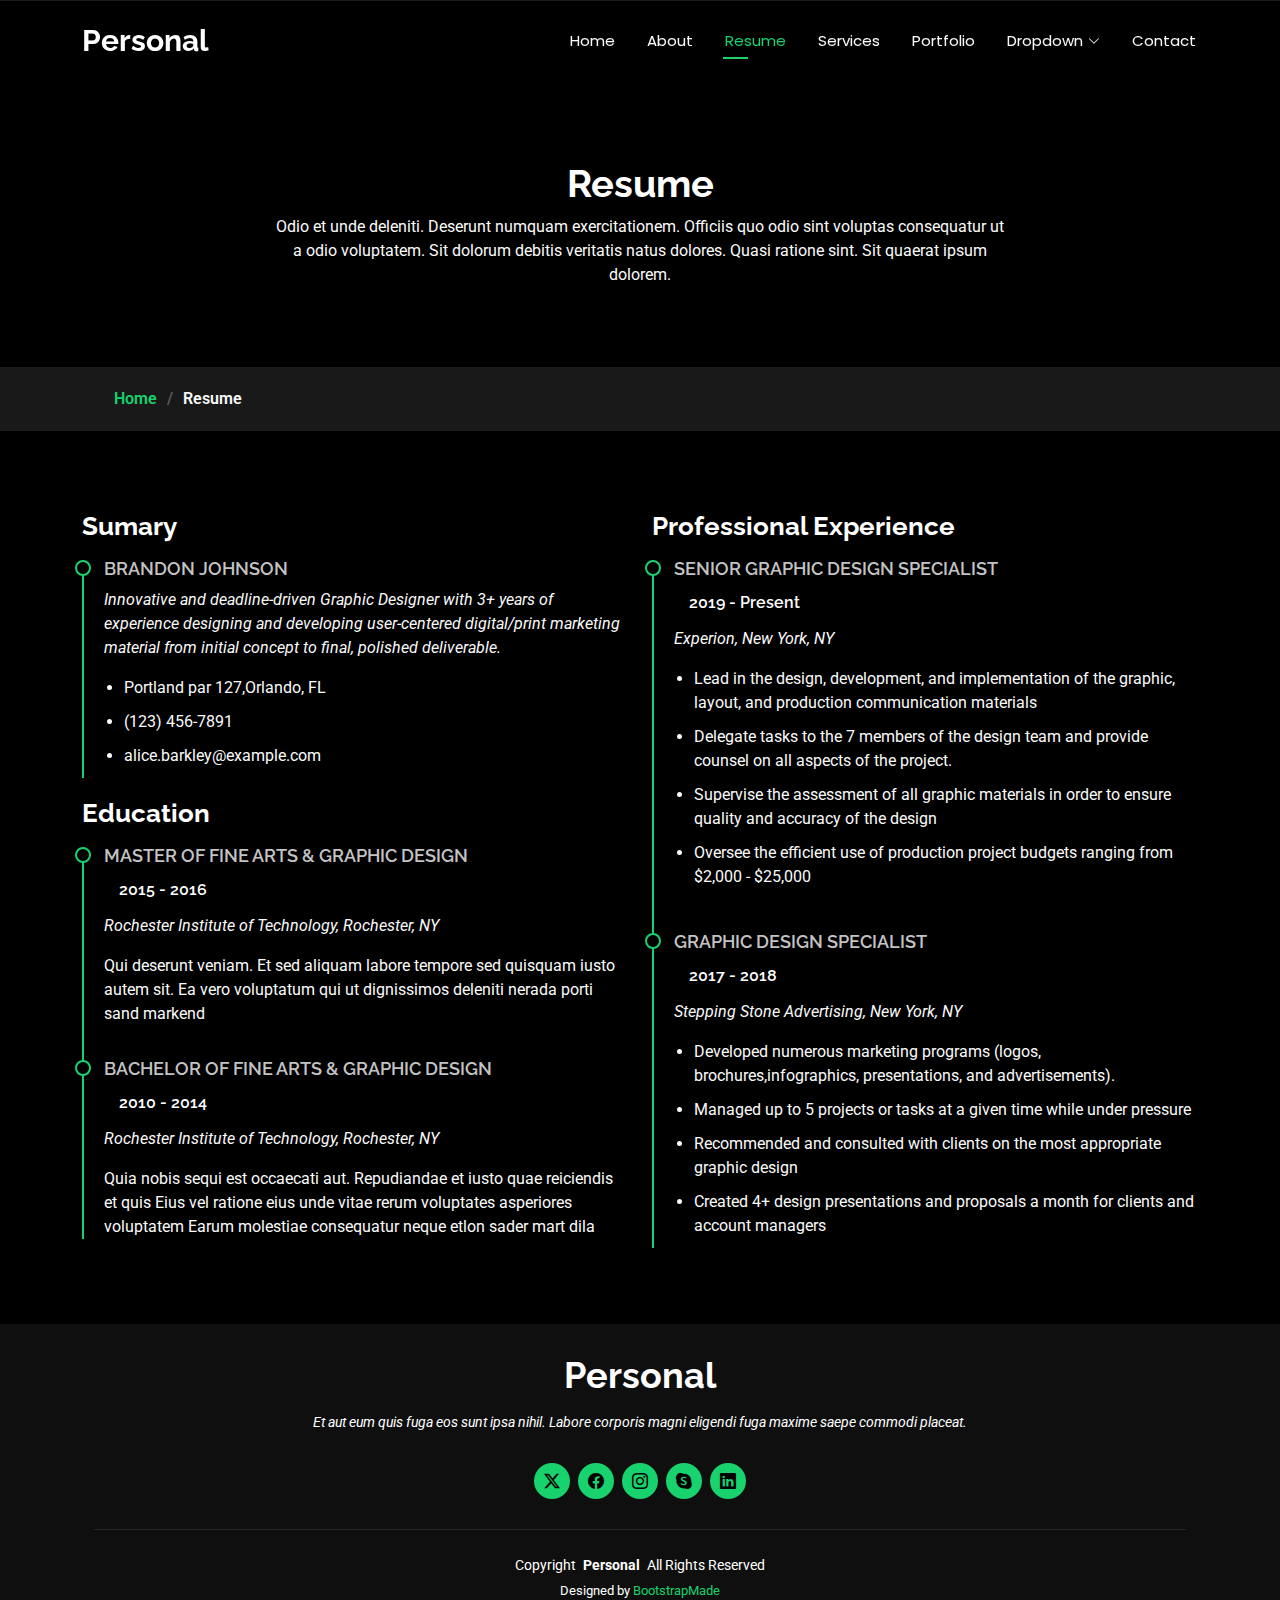
<file: resume.html>
<!DOCTYPE html>
<html lang="en">

<head>
  <meta charset="utf-8">
  <meta content="width=device-width, initial-scale=1.0" name="viewport">
  <title>Resume - Personal Bootstrap Template</title>
  <meta name="description" content="">
  <meta name="keywords" content="">

  <!-- Favicons -->
  <link href="assets/img/favicon.png" rel="icon">
  <link href="assets/img/apple-touch-icon.png" rel="apple-touch-icon">

  <!-- Fonts -->
  <link href="https://fonts.googleapis.com" rel="preconnect">
  <link href="https://fonts.gstatic.com" rel="preconnect" crossorigin>
  <link href="https://fonts.googleapis.com/css2?family=Roboto:ital,wght@0,100;0,300;0,400;0,500;0,700;0,900;1,100;1,300;1,400;1,500;1,700;1,900&family=Poppins:ital,wght@0,100;0,200;0,300;0,400;0,500;0,600;0,700;0,800;0,900;1,100;1,200;1,300;1,400;1,500;1,600;1,700;1,800;1,900&family=Raleway:ital,wght@0,100;0,200;0,300;0,400;0,500;0,600;0,700;0,800;0,900;1,100;1,200;1,300;1,400;1,500;1,600;1,700;1,800;1,900&display=swap" rel="stylesheet">

  <!-- Vendor CSS Files -->
  <link href="assets/vendor/bootstrap/css/bootstrap.min.css" rel="stylesheet">
  <link href="assets/vendor/bootstrap-icons/bootstrap-icons.css" rel="stylesheet">
  <link href="assets/vendor/aos/aos.css" rel="stylesheet">
  <link href="assets/vendor/swiper/swiper-bundle.min.css" rel="stylesheet">
  <link href="assets/vendor/glightbox/css/glightbox.min.css" rel="stylesheet">

  <!-- Main CSS File -->
  <link href="assets/css/main.css" rel="stylesheet">

  <!-- =======================================================
  * Template Name: Personal
  * Template URL: https://bootstrapmade.com/personal-free-resume-bootstrap-template/
  * Updated: Aug 07 2024 with Bootstrap v5.3.3
  * Author: BootstrapMade.com
  * License: https://bootstrapmade.com/license/
  ======================================================== -->
</head>

<body class="resume-page">

  <header id="header" class="header d-flex align-items-center fixed-top">
    <div class="container-fluid container-xl position-relative d-flex align-items-center justify-content-between">

      <a href="index.html" class="logo d-flex align-items-center">
        <!-- Uncomment the line below if you also wish to use an image logo -->
        <!-- <img src="assets/img/logo.png" alt=""> -->
        <h1 class="sitename">Personal</h1>
      </a>

      <nav id="navmenu" class="navmenu">
        <ul>
          <li><a href="index.html">Home</a></li>
          <li><a href="about.html">About</a></li>
          <li><a href="resume.html" class="active">Resume</a></li>
          <li><a href="services.html">Services</a></li>
          <li><a href="portfolio.html">Portfolio</a></li>
          <li class="dropdown"><a href="#"><span>Dropdown</span> <i class="bi bi-chevron-down toggle-dropdown"></i></a>
            <ul>
              <li><a href="#">Dropdown 1</a></li>
              <li class="dropdown"><a href="#"><span>Deep Dropdown</span> <i class="bi bi-chevron-down toggle-dropdown"></i></a>
                <ul>
                  <li><a href="#">Deep Dropdown 1</a></li>
                  <li><a href="#">Deep Dropdown 2</a></li>
                  <li><a href="#">Deep Dropdown 3</a></li>
                  <li><a href="#">Deep Dropdown 4</a></li>
                  <li><a href="#">Deep Dropdown 5</a></li>
                </ul>
              </li>
              <li><a href="#">Dropdown 2</a></li>
              <li><a href="#">Dropdown 3</a></li>
              <li><a href="#">Dropdown 4</a></li>
            </ul>
          </li>
          <li><a href="contact.html">Contact</a></li>
        </ul>
        <i class="mobile-nav-toggle d-xl-none bi bi-list"></i>
      </nav>

    </div>
  </header>

  <main class="main">

    <!-- Page Title -->
    <div class="page-title" data-aos="fade">
      <div class="heading">
        <div class="container">
          <div class="row d-flex justify-content-center text-center">
            <div class="col-lg-8">
              <h1>Resume</h1>
              <p class="mb-0">Odio et unde deleniti. Deserunt numquam exercitationem. Officiis quo odio sint voluptas consequatur ut a odio voluptatem. Sit dolorum debitis veritatis natus dolores. Quasi ratione sint. Sit quaerat ipsum dolorem.</p>
            </div>
          </div>
        </div>
      </div>
      <nav class="breadcrumbs">
        <div class="container">
          <ol>
            <li><a href="index.html">Home</a></li>
            <li class="current">Resume</li>
          </ol>
        </div>
      </nav>
    </div><!-- End Page Title -->

    <!-- Resume Section -->
    <section id="resume" class="resume section">

      <div class="container">

        <div class="row">

          <div class="col-lg-6" data-aos="fade-up" data-aos-delay="100">
            <h3 class="resume-title">Sumary</h3>

            <div class="resume-item pb-0">
              <h4>Brandon Johnson</h4>
              <p><em>Innovative and deadline-driven Graphic Designer with 3+ years of experience designing and developing user-centered digital/print marketing material from initial concept to final, polished deliverable.</em></p>
              <ul>
                <li>Portland par 127,Orlando, FL</li>
                <li>(123) 456-7891</li>
                <li>alice.barkley@example.com</li>
              </ul>
            </div><!-- Edn Resume Item -->

            <h3 class="resume-title">Education</h3>
            <div class="resume-item">
              <h4>Master of Fine Arts &amp; Graphic Design</h4>
              <h5>2015 - 2016</h5>
              <p><em>Rochester Institute of Technology, Rochester, NY</em></p>
              <p>Qui deserunt veniam. Et sed aliquam labore tempore sed quisquam iusto autem sit. Ea vero voluptatum qui ut dignissimos deleniti nerada porti sand markend</p>
            </div><!-- Edn Resume Item -->

            <div class="resume-item">
              <h4>Bachelor of Fine Arts &amp; Graphic Design</h4>
              <h5>2010 - 2014</h5>
              <p><em>Rochester Institute of Technology, Rochester, NY</em></p>
              <p>Quia nobis sequi est occaecati aut. Repudiandae et iusto quae reiciendis et quis Eius vel ratione eius unde vitae rerum voluptates asperiores voluptatem Earum molestiae consequatur neque etlon sader mart dila</p>
            </div><!-- Edn Resume Item -->

          </div>

          <div class="col-lg-6" data-aos="fade-up" data-aos-delay="200">
            <h3 class="resume-title">Professional Experience</h3>
            <div class="resume-item">
              <h4>Senior graphic design specialist</h4>
              <h5>2019 - Present</h5>
              <p><em>Experion, New York, NY </em></p>
              <ul>
                <li>Lead in the design, development, and implementation of the graphic, layout, and production communication materials</li>
                <li>Delegate tasks to the 7 members of the design team and provide counsel on all aspects of the project. </li>
                <li>Supervise the assessment of all graphic materials in order to ensure quality and accuracy of the design</li>
                <li>Oversee the efficient use of production project budgets ranging from $2,000 - $25,000</li>
              </ul>
            </div><!-- Edn Resume Item -->

            <div class="resume-item">
              <h4>Graphic design specialist</h4>
              <h5>2017 - 2018</h5>
              <p><em>Stepping Stone Advertising, New York, NY</em></p>
              <ul>
                <li>Developed numerous marketing programs (logos, brochures,infographics, presentations, and advertisements).</li>
                <li>Managed up to 5 projects or tasks at a given time while under pressure</li>
                <li>Recommended and consulted with clients on the most appropriate graphic design</li>
                <li>Created 4+ design presentations and proposals a month for clients and account managers</li>
              </ul>
            </div><!-- Edn Resume Item -->

          </div>

        </div>

      </div>

    </section><!-- /Resume Section -->

  </main>

  <footer id="footer" class="footer dark-background">
    <div class="container">
      <h3 class="sitename">Personal</h3>
      <p>Et aut eum quis fuga eos sunt ipsa nihil. Labore corporis magni eligendi fuga maxime saepe commodi placeat.</p>
      <div class="social-links d-flex justify-content-center">
        <a href=""><i class="bi bi-twitter-x"></i></a>
        <a href=""><i class="bi bi-facebook"></i></a>
        <a href=""><i class="bi bi-instagram"></i></a>
        <a href=""><i class="bi bi-skype"></i></a>
        <a href=""><i class="bi bi-linkedin"></i></a>
      </div>
      <div class="container">
        <div class="copyright">
          <span>Copyright</span> <strong class="px-1 sitename">Personal</strong> <span>All Rights Reserved</span>
        </div>
        <div class="credits">
          <!-- All the links in the footer should remain intact. -->
          <!-- You can delete the links only if you've purchased the pro version. -->
          <!-- Licensing information: https://bootstrapmade.com/license/ -->
          <!-- Purchase the pro version with working PHP/AJAX contact form: [buy-url] -->
          Designed by <a href="https://bootstrapmade.com/">BootstrapMade</a>
        </div>
      </div>
    </div>
  </footer>

  <!-- Scroll Top -->
  <a href="#" id="scroll-top" class="scroll-top d-flex align-items-center justify-content-center"><i class="bi bi-arrow-up-short"></i></a>

  <!-- Preloader -->
  <div id="preloader"></div>

  <!-- Vendor JS Files -->
  <script src="assets/vendor/bootstrap/js/bootstrap.bundle.min.js"></script>
  <script src="assets/vendor/php-email-form/validate.js"></script>
  <script src="assets/vendor/aos/aos.js"></script>
  <script src="assets/vendor/typed.js/typed.umd.js"></script>
  <script src="assets/vendor/purecounter/purecounter_vanilla.js"></script>
  <script src="assets/vendor/waypoints/noframework.waypoints.js"></script>
  <script src="assets/vendor/swiper/swiper-bundle.min.js"></script>
  <script src="assets/vendor/glightbox/js/glightbox.min.js"></script>
  <script src="assets/vendor/imagesloaded/imagesloaded.pkgd.min.js"></script>
  <script src="assets/vendor/isotope-layout/isotope.pkgd.min.js"></script>

  <!-- Main JS File -->
  <script src="assets/js/main.js"></script>

</body>

</html>
</file>
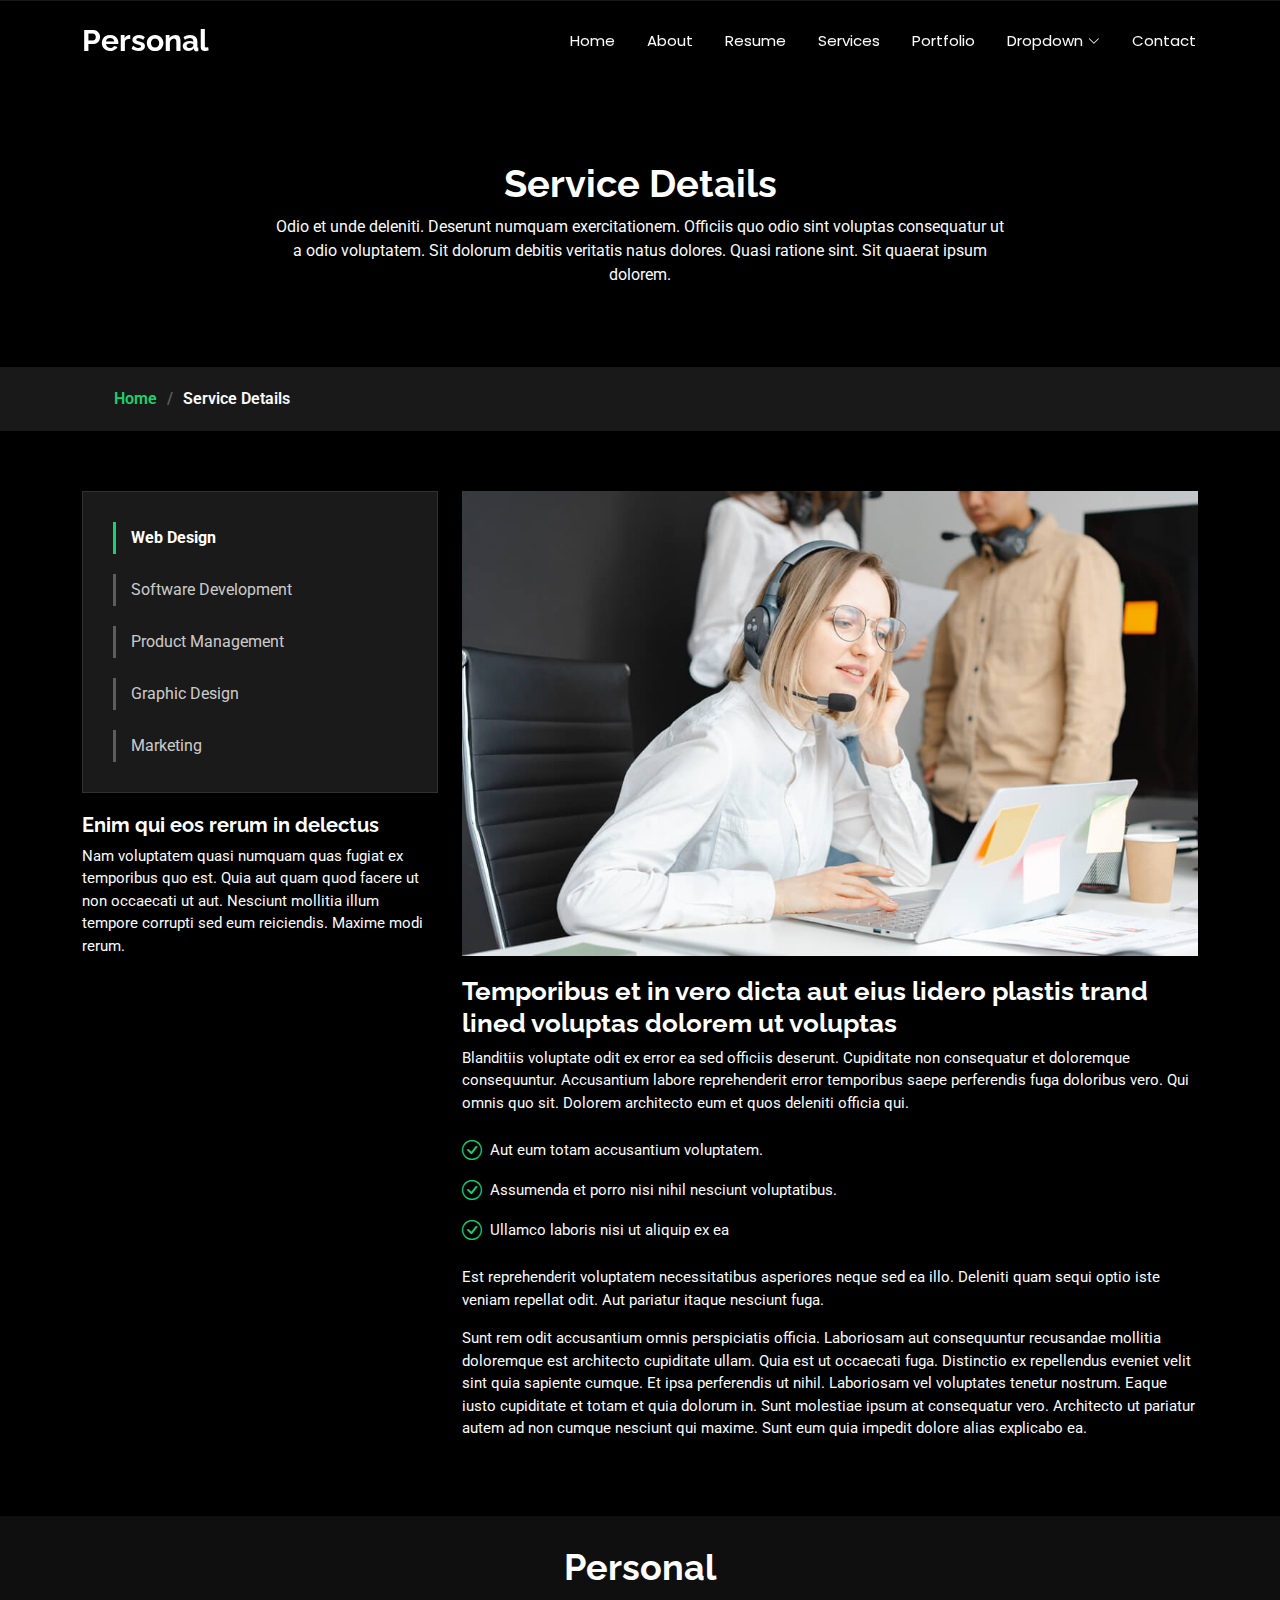
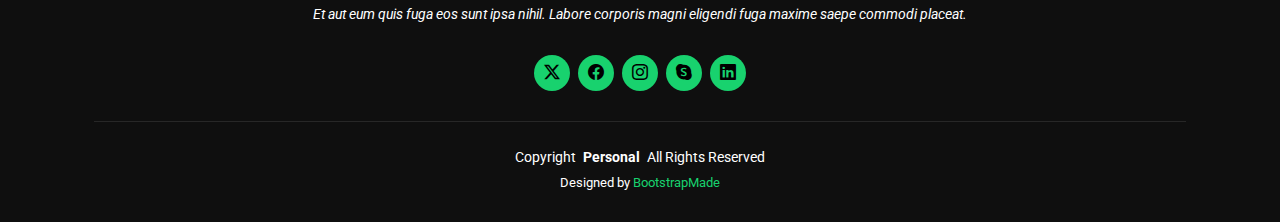
<file: service-details.html>
<!DOCTYPE html>
<html lang="en">

<head>
  <meta charset="utf-8">
  <meta content="width=device-width, initial-scale=1.0" name="viewport">
  <title>Service Details - Personal Bootstrap Template</title>
  <meta name="description" content="">
  <meta name="keywords" content="">

  <!-- Favicons -->
  <link href="assets/img/favicon.png" rel="icon">
  <link href="assets/img/apple-touch-icon.png" rel="apple-touch-icon">

  <!-- Fonts -->
  <link href="https://fonts.googleapis.com" rel="preconnect">
  <link href="https://fonts.gstatic.com" rel="preconnect" crossorigin>
  <link href="https://fonts.googleapis.com/css2?family=Roboto:ital,wght@0,100;0,300;0,400;0,500;0,700;0,900;1,100;1,300;1,400;1,500;1,700;1,900&family=Poppins:ital,wght@0,100;0,200;0,300;0,400;0,500;0,600;0,700;0,800;0,900;1,100;1,200;1,300;1,400;1,500;1,600;1,700;1,800;1,900&family=Raleway:ital,wght@0,100;0,200;0,300;0,400;0,500;0,600;0,700;0,800;0,900;1,100;1,200;1,300;1,400;1,500;1,600;1,700;1,800;1,900&display=swap" rel="stylesheet">

  <!-- Vendor CSS Files -->
  <link href="assets/vendor/bootstrap/css/bootstrap.min.css" rel="stylesheet">
  <link href="assets/vendor/bootstrap-icons/bootstrap-icons.css" rel="stylesheet">
  <link href="assets/vendor/aos/aos.css" rel="stylesheet">
  <link href="assets/vendor/swiper/swiper-bundle.min.css" rel="stylesheet">
  <link href="assets/vendor/glightbox/css/glightbox.min.css" rel="stylesheet">

  <!-- Main CSS File -->
  <link href="assets/css/main.css" rel="stylesheet">

  <!-- =======================================================
  * Template Name: Personal
  * Template URL: https://bootstrapmade.com/personal-free-resume-bootstrap-template/
  * Updated: Aug 07 2024 with Bootstrap v5.3.3
  * Author: BootstrapMade.com
  * License: https://bootstrapmade.com/license/
  ======================================================== -->
</head>

<body class="service-details-page">

  <header id="header" class="header d-flex align-items-center fixed-top">
    <div class="container-fluid container-xl position-relative d-flex align-items-center justify-content-between">

      <a href="index.html" class="logo d-flex align-items-center">
        <!-- Uncomment the line below if you also wish to use an image logo -->
        <!-- <img src="assets/img/logo.png" alt=""> -->
        <h1 class="sitename">Personal</h1>
      </a>

      <nav id="navmenu" class="navmenu">
        <ul>
          <li><a href="index.html">Home</a></li>
          <li><a href="about.html">About</a></li>
          <li><a href="resume.html">Resume</a></li>
          <li><a href="services.html">Services</a></li>
          <li><a href="portfolio.html">Portfolio</a></li>
          <li class="dropdown"><a href="#"><span>Dropdown</span> <i class="bi bi-chevron-down toggle-dropdown"></i></a>
            <ul>
              <li><a href="#">Dropdown 1</a></li>
              <li class="dropdown"><a href="#"><span>Deep Dropdown</span> <i class="bi bi-chevron-down toggle-dropdown"></i></a>
                <ul>
                  <li><a href="#">Deep Dropdown 1</a></li>
                  <li><a href="#">Deep Dropdown 2</a></li>
                  <li><a href="#">Deep Dropdown 3</a></li>
                  <li><a href="#">Deep Dropdown 4</a></li>
                  <li><a href="#">Deep Dropdown 5</a></li>
                </ul>
              </li>
              <li><a href="#">Dropdown 2</a></li>
              <li><a href="#">Dropdown 3</a></li>
              <li><a href="#">Dropdown 4</a></li>
            </ul>
          </li>
          <li><a href="contact.html">Contact</a></li>
        </ul>
        <i class="mobile-nav-toggle d-xl-none bi bi-list"></i>
      </nav>

    </div>
  </header>

  <main class="main">

    <!-- Page Title -->
    <div class="page-title" data-aos="fade">
      <div class="heading">
        <div class="container">
          <div class="row d-flex justify-content-center text-center">
            <div class="col-lg-8">
              <h1>Service Details</h1>
              <p class="mb-0">Odio et unde deleniti. Deserunt numquam exercitationem. Officiis quo odio sint voluptas consequatur ut a odio voluptatem. Sit dolorum debitis veritatis natus dolores. Quasi ratione sint. Sit quaerat ipsum dolorem.</p>
            </div>
          </div>
        </div>
      </div>
      <nav class="breadcrumbs">
        <div class="container">
          <ol>
            <li><a href="index.html">Home</a></li>
            <li class="current">Service Details</li>
          </ol>
        </div>
      </nav>
    </div><!-- End Page Title -->

    <!-- Service Details Section -->
    <section id="service-details" class="service-details section">

      <div class="container">

        <div class="row gy-4">

          <div class="col-lg-4" data-aos="fade-up" data-aos-delay="100">
            <div class="services-list">
              <a href="#" class="active">Web Design</a>
              <a href="#">Software Development</a>
              <a href="#">Product Management</a>
              <a href="#">Graphic Design</a>
              <a href="#">Marketing</a>
            </div>

            <h4>Enim qui eos rerum in delectus</h4>
            <p>Nam voluptatem quasi numquam quas fugiat ex temporibus quo est. Quia aut quam quod facere ut non occaecati ut aut. Nesciunt mollitia illum tempore corrupti sed eum reiciendis. Maxime modi rerum.</p>
          </div>

          <div class="col-lg-8" data-aos="fade-up" data-aos-delay="200">
            <img src="assets/img/services.jpg" alt="" class="img-fluid services-img">
            <h3>Temporibus et in vero dicta aut eius lidero plastis trand lined voluptas dolorem ut voluptas</h3>
            <p>
              Blanditiis voluptate odit ex error ea sed officiis deserunt. Cupiditate non consequatur et doloremque consequuntur. Accusantium labore reprehenderit error temporibus saepe perferendis fuga doloribus vero. Qui omnis quo sit. Dolorem architecto eum et quos deleniti officia qui.
            </p>
            <ul>
              <li><i class="bi bi-check-circle"></i> <span>Aut eum totam accusantium voluptatem.</span></li>
              <li><i class="bi bi-check-circle"></i> <span>Assumenda et porro nisi nihil nesciunt voluptatibus.</span></li>
              <li><i class="bi bi-check-circle"></i> <span>Ullamco laboris nisi ut aliquip ex ea</span></li>
            </ul>
            <p>
              Est reprehenderit voluptatem necessitatibus asperiores neque sed ea illo. Deleniti quam sequi optio iste veniam repellat odit. Aut pariatur itaque nesciunt fuga.
            </p>
            <p>
              Sunt rem odit accusantium omnis perspiciatis officia. Laboriosam aut consequuntur recusandae mollitia doloremque est architecto cupiditate ullam. Quia est ut occaecati fuga. Distinctio ex repellendus eveniet velit sint quia sapiente cumque. Et ipsa perferendis ut nihil. Laboriosam vel voluptates tenetur nostrum. Eaque iusto cupiditate et totam et quia dolorum in. Sunt molestiae ipsum at consequatur vero. Architecto ut pariatur autem ad non cumque nesciunt qui maxime. Sunt eum quia impedit dolore alias explicabo ea.
            </p>
          </div>

        </div>

      </div>

    </section><!-- /Service Details Section -->

  </main>

  <footer id="footer" class="footer dark-background">
    <div class="container">
      <h3 class="sitename">Personal</h3>
      <p>Et aut eum quis fuga eos sunt ipsa nihil. Labore corporis magni eligendi fuga maxime saepe commodi placeat.</p>
      <div class="social-links d-flex justify-content-center">
        <a href=""><i class="bi bi-twitter-x"></i></a>
        <a href=""><i class="bi bi-facebook"></i></a>
        <a href=""><i class="bi bi-instagram"></i></a>
        <a href=""><i class="bi bi-skype"></i></a>
        <a href=""><i class="bi bi-linkedin"></i></a>
      </div>
      <div class="container">
        <div class="copyright">
          <span>Copyright</span> <strong class="px-1 sitename">Personal</strong> <span>All Rights Reserved</span>
        </div>
        <div class="credits">
          <!-- All the links in the footer should remain intact. -->
          <!-- You can delete the links only if you've purchased the pro version. -->
          <!-- Licensing information: https://bootstrapmade.com/license/ -->
          <!-- Purchase the pro version with working PHP/AJAX contact form: [buy-url] -->
          Designed by <a href="https://bootstrapmade.com/">BootstrapMade</a>
        </div>
      </div>
    </div>
  </footer>

  <!-- Scroll Top -->
  <a href="#" id="scroll-top" class="scroll-top d-flex align-items-center justify-content-center"><i class="bi bi-arrow-up-short"></i></a>

  <!-- Preloader -->
  <div id="preloader"></div>

  <!-- Vendor JS Files -->
  <script src="assets/vendor/bootstrap/js/bootstrap.bundle.min.js"></script>
  <script src="assets/vendor/php-email-form/validate.js"></script>
  <script src="assets/vendor/aos/aos.js"></script>
  <script src="assets/vendor/typed.js/typed.umd.js"></script>
  <script src="assets/vendor/purecounter/purecounter_vanilla.js"></script>
  <script src="assets/vendor/waypoints/noframework.waypoints.js"></script>
  <script src="assets/vendor/swiper/swiper-bundle.min.js"></script>
  <script src="assets/vendor/glightbox/js/glightbox.min.js"></script>
  <script src="assets/vendor/imagesloaded/imagesloaded.pkgd.min.js"></script>
  <script src="assets/vendor/isotope-layout/isotope.pkgd.min.js"></script>

  <!-- Main JS File -->
  <script src="assets/js/main.js"></script>

</body>

</html>
</file>
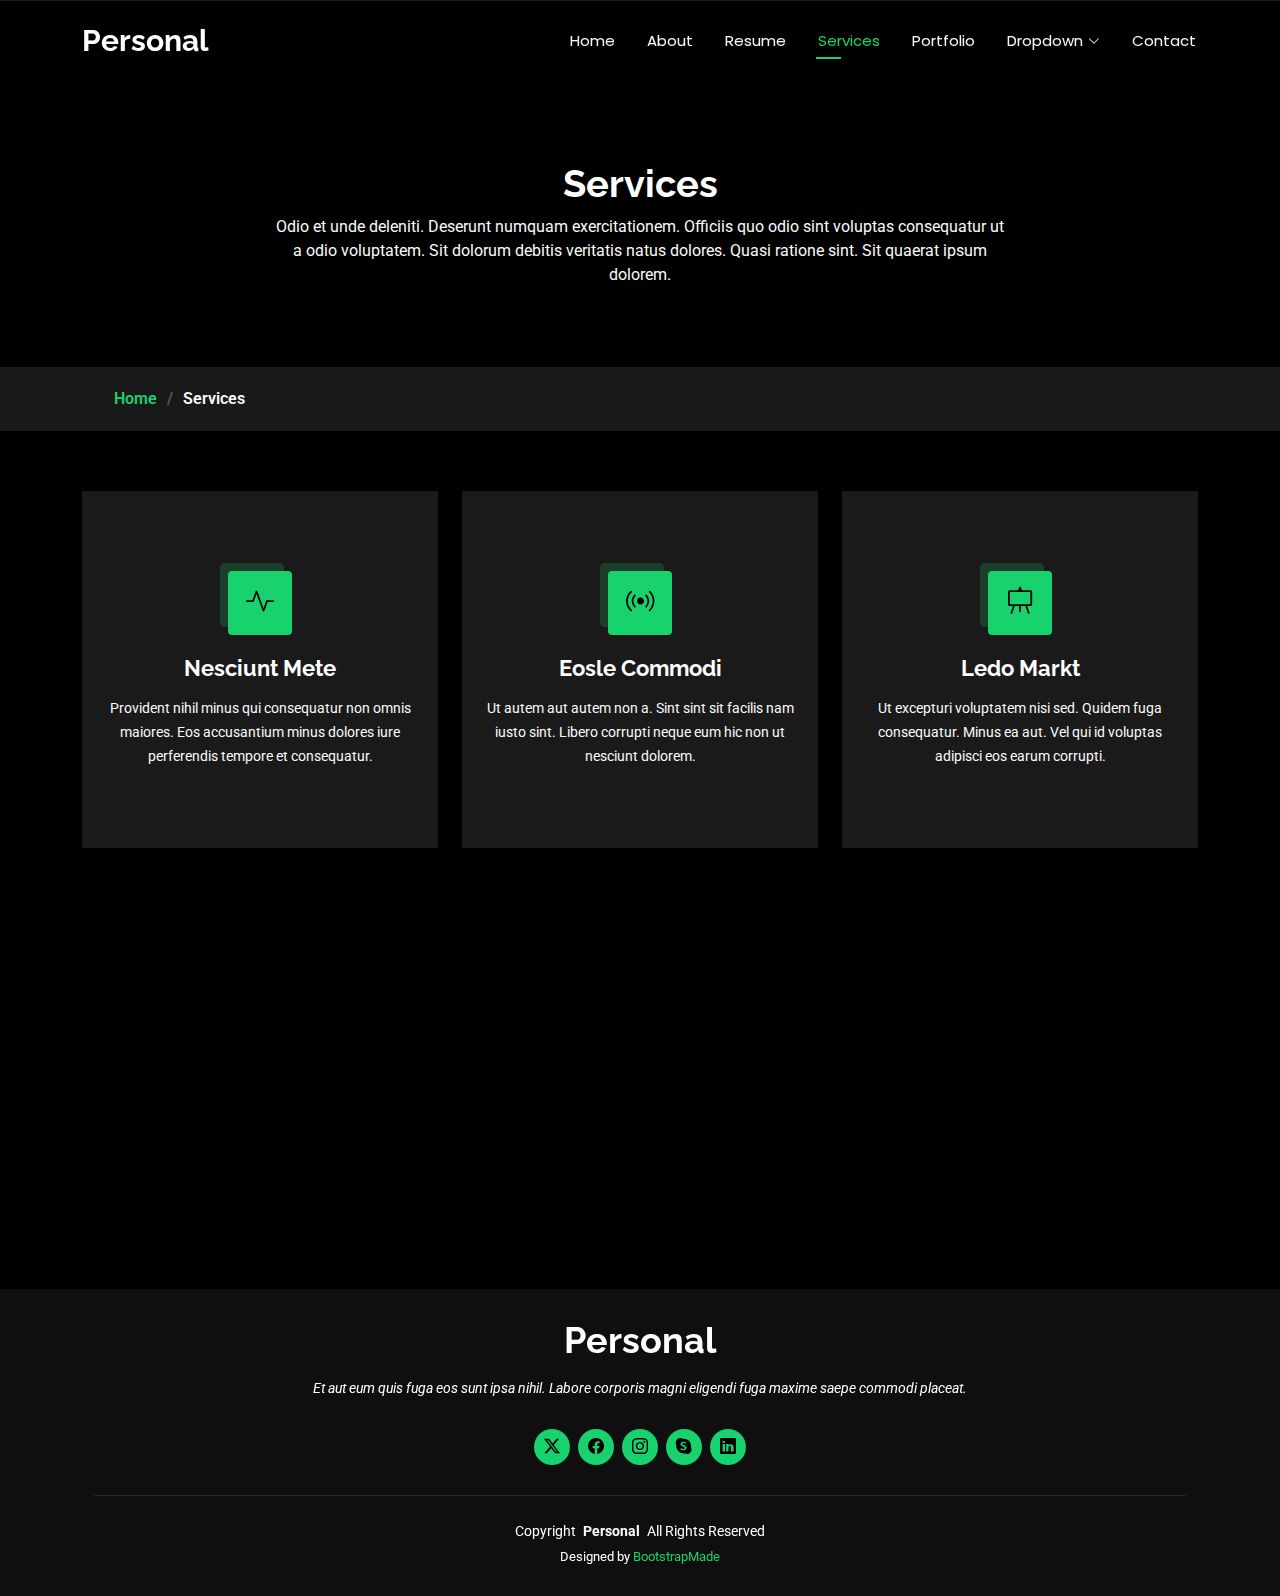
<file: services.html>
<!DOCTYPE html>
<html lang="en">

<head>
  <meta charset="utf-8">
  <meta content="width=device-width, initial-scale=1.0" name="viewport">
  <title>Services - Personal Bootstrap Template</title>
  <meta name="description" content="">
  <meta name="keywords" content="">

  <!-- Favicons -->
  <link href="assets/img/favicon.png" rel="icon">
  <link href="assets/img/apple-touch-icon.png" rel="apple-touch-icon">

  <!-- Fonts -->
  <link href="https://fonts.googleapis.com" rel="preconnect">
  <link href="https://fonts.gstatic.com" rel="preconnect" crossorigin>
  <link href="https://fonts.googleapis.com/css2?family=Roboto:ital,wght@0,100;0,300;0,400;0,500;0,700;0,900;1,100;1,300;1,400;1,500;1,700;1,900&family=Poppins:ital,wght@0,100;0,200;0,300;0,400;0,500;0,600;0,700;0,800;0,900;1,100;1,200;1,300;1,400;1,500;1,600;1,700;1,800;1,900&family=Raleway:ital,wght@0,100;0,200;0,300;0,400;0,500;0,600;0,700;0,800;0,900;1,100;1,200;1,300;1,400;1,500;1,600;1,700;1,800;1,900&display=swap" rel="stylesheet">

  <!-- Vendor CSS Files -->
  <link href="assets/vendor/bootstrap/css/bootstrap.min.css" rel="stylesheet">
  <link href="assets/vendor/bootstrap-icons/bootstrap-icons.css" rel="stylesheet">
  <link href="assets/vendor/aos/aos.css" rel="stylesheet">
  <link href="assets/vendor/swiper/swiper-bundle.min.css" rel="stylesheet">
  <link href="assets/vendor/glightbox/css/glightbox.min.css" rel="stylesheet">

  <!-- Main CSS File -->
  <link href="assets/css/main.css" rel="stylesheet">

  <!-- =======================================================
  * Template Name: Personal
  * Template URL: https://bootstrapmade.com/personal-free-resume-bootstrap-template/
  * Updated: Aug 07 2024 with Bootstrap v5.3.3
  * Author: BootstrapMade.com
  * License: https://bootstrapmade.com/license/
  ======================================================== -->
</head>

<body class="services-page">

  <header id="header" class="header d-flex align-items-center fixed-top">
    <div class="container-fluid container-xl position-relative d-flex align-items-center justify-content-between">

      <a href="index.html" class="logo d-flex align-items-center">
        <!-- Uncomment the line below if you also wish to use an image logo -->
        <!-- <img src="assets/img/logo.png" alt=""> -->
        <h1 class="sitename">Personal</h1>
      </a>

      <nav id="navmenu" class="navmenu">
        <ul>
          <li><a href="index.html">Home</a></li>
          <li><a href="about.html">About</a></li>
          <li><a href="resume.html">Resume</a></li>
          <li><a href="services.html" class="active">Services</a></li>
          <li><a href="portfolio.html">Portfolio</a></li>
          <li class="dropdown"><a href="#"><span>Dropdown</span> <i class="bi bi-chevron-down toggle-dropdown"></i></a>
            <ul>
              <li><a href="#">Dropdown 1</a></li>
              <li class="dropdown"><a href="#"><span>Deep Dropdown</span> <i class="bi bi-chevron-down toggle-dropdown"></i></a>
                <ul>
                  <li><a href="#">Deep Dropdown 1</a></li>
                  <li><a href="#">Deep Dropdown 2</a></li>
                  <li><a href="#">Deep Dropdown 3</a></li>
                  <li><a href="#">Deep Dropdown 4</a></li>
                  <li><a href="#">Deep Dropdown 5</a></li>
                </ul>
              </li>
              <li><a href="#">Dropdown 2</a></li>
              <li><a href="#">Dropdown 3</a></li>
              <li><a href="#">Dropdown 4</a></li>
            </ul>
          </li>
          <li><a href="contact.html">Contact</a></li>
        </ul>
        <i class="mobile-nav-toggle d-xl-none bi bi-list"></i>
      </nav>

    </div>
  </header>

  <main class="main">

    <!-- Page Title -->
    <div class="page-title" data-aos="fade">
      <div class="heading">
        <div class="container">
          <div class="row d-flex justify-content-center text-center">
            <div class="col-lg-8">
              <h1>Services</h1>
              <p class="mb-0">Odio et unde deleniti. Deserunt numquam exercitationem. Officiis quo odio sint voluptas consequatur ut a odio voluptatem. Sit dolorum debitis veritatis natus dolores. Quasi ratione sint. Sit quaerat ipsum dolorem.</p>
            </div>
          </div>
        </div>
      </div>
      <nav class="breadcrumbs">
        <div class="container">
          <ol>
            <li><a href="index.html">Home</a></li>
            <li class="current">Services</li>
          </ol>
        </div>
      </nav>
    </div><!-- End Page Title -->

    <!-- Services Section -->
    <section id="services" class="services section">

      <div class="container">

        <div class="row gy-4">

          <div class="col-lg-4 col-md-6" data-aos="fade-up" data-aos-delay="100">
            <div class="service-item  position-relative">
              <div class="icon">
                <i class="bi bi-activity"></i>
              </div>
              <a href="service-details.html" class="stretched-link">
                <h3>Nesciunt Mete</h3>
              </a>
              <p>Provident nihil minus qui consequatur non omnis maiores. Eos accusantium minus dolores iure perferendis tempore et consequatur.</p>
            </div>
          </div><!-- End Service Item -->

          <div class="col-lg-4 col-md-6" data-aos="fade-up" data-aos-delay="200">
            <div class="service-item position-relative">
              <div class="icon">
                <i class="bi bi-broadcast"></i>
              </div>
              <a href="service-details.html" class="stretched-link">
                <h3>Eosle Commodi</h3>
              </a>
              <p>Ut autem aut autem non a. Sint sint sit facilis nam iusto sint. Libero corrupti neque eum hic non ut nesciunt dolorem.</p>
            </div>
          </div><!-- End Service Item -->

          <div class="col-lg-4 col-md-6" data-aos="fade-up" data-aos-delay="300">
            <div class="service-item position-relative">
              <div class="icon">
                <i class="bi bi-easel"></i>
              </div>
              <a href="service-details.html" class="stretched-link">
                <h3>Ledo Markt</h3>
              </a>
              <p>Ut excepturi voluptatem nisi sed. Quidem fuga consequatur. Minus ea aut. Vel qui id voluptas adipisci eos earum corrupti.</p>
            </div>
          </div><!-- End Service Item -->

          <div class="col-lg-4 col-md-6" data-aos="fade-up" data-aos-delay="400">
            <div class="service-item position-relative">
              <div class="icon">
                <i class="bi bi-bounding-box-circles"></i>
              </div>
              <a href="service-details.html" class="stretched-link">
                <h3>Asperiores Commodit</h3>
              </a>
              <p>Non et temporibus minus omnis sed dolor esse consequatur. Cupiditate sed error ea fuga sit provident adipisci neque.</p>
              <a href="service-details.html" class="stretched-link"></a>
            </div>
          </div><!-- End Service Item -->

          <div class="col-lg-4 col-md-6" data-aos="fade-up" data-aos-delay="500">
            <div class="service-item position-relative">
              <div class="icon">
                <i class="bi bi-calendar4-week"></i>
              </div>
              <a href="service-details.html" class="stretched-link">
                <h3>Velit Doloremque</h3>
              </a>
              <p>Cumque et suscipit saepe. Est maiores autem enim facilis ut aut ipsam corporis aut. Sed animi at autem alias eius labore.</p>
              <a href="service-details.html" class="stretched-link"></a>
            </div>
          </div><!-- End Service Item -->

          <div class="col-lg-4 col-md-6" data-aos="fade-up" data-aos-delay="600">
            <div class="service-item position-relative">
              <div class="icon">
                <i class="bi bi-chat-square-text"></i>
              </div>
              <a href="service-details.html" class="stretched-link">
                <h3>Dolori Architecto</h3>
              </a>
              <p>Hic molestias ea quibusdam eos. Fugiat enim doloremque aut neque non et debitis iure. Corrupti recusandae ducimus enim.</p>
              <a href="service-details.html" class="stretched-link"></a>
            </div>
          </div><!-- End Service Item -->

        </div>

      </div>

    </section><!-- /Services Section -->

  </main>

  <footer id="footer" class="footer dark-background">
    <div class="container">
      <h3 class="sitename">Personal</h3>
      <p>Et aut eum quis fuga eos sunt ipsa nihil. Labore corporis magni eligendi fuga maxime saepe commodi placeat.</p>
      <div class="social-links d-flex justify-content-center">
        <a href=""><i class="bi bi-twitter-x"></i></a>
        <a href=""><i class="bi bi-facebook"></i></a>
        <a href=""><i class="bi bi-instagram"></i></a>
        <a href=""><i class="bi bi-skype"></i></a>
        <a href=""><i class="bi bi-linkedin"></i></a>
      </div>
      <div class="container">
        <div class="copyright">
          <span>Copyright</span> <strong class="px-1 sitename">Personal</strong> <span>All Rights Reserved</span>
        </div>
        <div class="credits">
          <!-- All the links in the footer should remain intact. -->
          <!-- You can delete the links only if you've purchased the pro version. -->
          <!-- Licensing information: https://bootstrapmade.com/license/ -->
          <!-- Purchase the pro version with working PHP/AJAX contact form: [buy-url] -->
          Designed by <a href="https://bootstrapmade.com/">BootstrapMade</a>
        </div>
      </div>
    </div>
  </footer>

  <!-- Scroll Top -->
  <a href="#" id="scroll-top" class="scroll-top d-flex align-items-center justify-content-center"><i class="bi bi-arrow-up-short"></i></a>

  <!-- Preloader -->
  <div id="preloader"></div>

  <!-- Vendor JS Files -->
  <script src="assets/vendor/bootstrap/js/bootstrap.bundle.min.js"></script>
  <script src="assets/vendor/php-email-form/validate.js"></script>
  <script src="assets/vendor/aos/aos.js"></script>
  <script src="assets/vendor/typed.js/typed.umd.js"></script>
  <script src="assets/vendor/purecounter/purecounter_vanilla.js"></script>
  <script src="assets/vendor/waypoints/noframework.waypoints.js"></script>
  <script src="assets/vendor/swiper/swiper-bundle.min.js"></script>
  <script src="assets/vendor/glightbox/js/glightbox.min.js"></script>
  <script src="assets/vendor/imagesloaded/imagesloaded.pkgd.min.js"></script>
  <script src="assets/vendor/isotope-layout/isotope.pkgd.min.js"></script>

  <!-- Main JS File -->
  <script src="assets/js/main.js"></script>

</body>

</html>
</file>
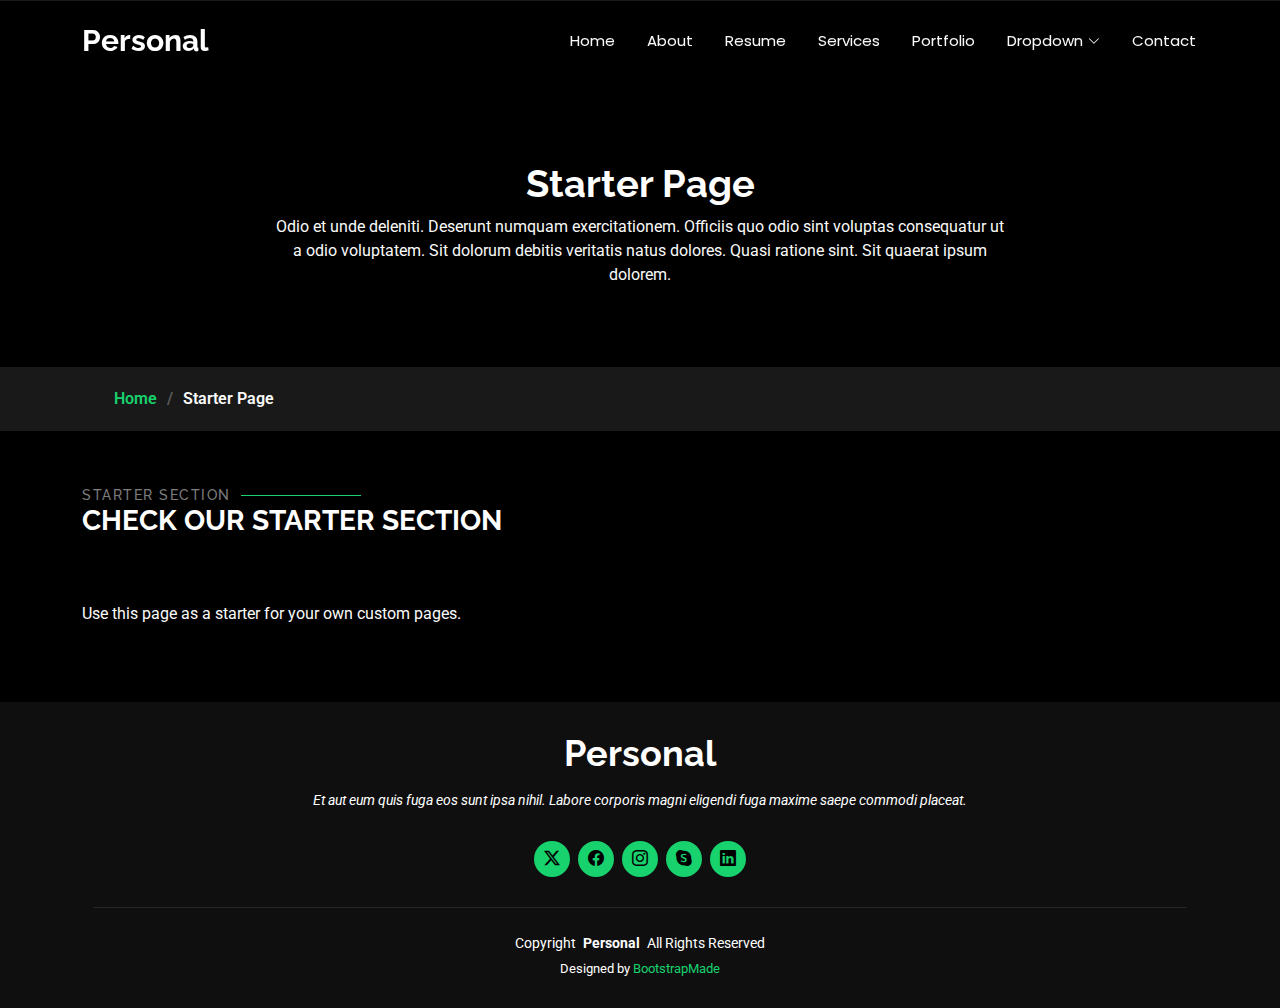
<file: starter-page.html>
<!DOCTYPE html>
<html lang="en">

<head>
  <meta charset="utf-8">
  <meta content="width=device-width, initial-scale=1.0" name="viewport">
  <title>Home page</title>
  <meta name="description" content="">
  <meta name="keywords" content="">

  <!-- Favicons -->
  <link href="assets/img/favicon.png" rel="icon">
  <link href="assets/img/apple-touch-icon.png" rel="apple-touch-icon">

  <!-- Fonts -->
  <link href="https://fonts.googleapis.com" rel="preconnect">
  <link href="https://fonts.gstatic.com" rel="preconnect" crossorigin>
  <link href="https://fonts.googleapis.com/css2?family=Roboto:ital,wght@0,100;0,300;0,400;0,500;0,700;0,900;1,100;1,300;1,400;1,500;1,700;1,900&family=Poppins:ital,wght@0,100;0,200;0,300;0,400;0,500;0,600;0,700;0,800;0,900;1,100;1,200;1,300;1,400;1,500;1,600;1,700;1,800;1,900&family=Raleway:ital,wght@0,100;0,200;0,300;0,400;0,500;0,600;0,700;0,800;0,900;1,100;1,200;1,300;1,400;1,500;1,600;1,700;1,800;1,900&display=swap" rel="stylesheet">

  <!-- Vendor CSS Files -->
  <link href="assets/vendor/bootstrap/css/bootstrap.min.css" rel="stylesheet">
  <link href="assets/vendor/bootstrap-icons/bootstrap-icons.css" rel="stylesheet">
  <link href="assets/vendor/aos/aos.css" rel="stylesheet">
  <link href="assets/vendor/swiper/swiper-bundle.min.css" rel="stylesheet">
  <link href="assets/vendor/glightbox/css/glightbox.min.css" rel="stylesheet">

  <!-- Main CSS File -->
  <link href="assets/css/main.css" rel="stylesheet">

  <!-- =======================================================
  * Template Name: Personal
  * Template URL: https://bootstrapmade.com/personal-free-resume-bootstrap-template/
  * Updated: Aug 07 2024 with Bootstrap v5.3.3
  * Author: BootstrapMade.com
  * License: https://bootstrapmade.com/license/
  ======================================================== -->
</head>

<body class="starter-page-page">

  <header id="header" class="header d-flex align-items-center fixed-top">
    <div class="container-fluid container-xl position-relative d-flex align-items-center justify-content-between">

      <a href="index.html" class="logo d-flex align-items-center">
        <!-- Uncomment the line below if you also wish to use an image logo -->
        <!-- <img src="assets/img/logo.png" alt=""> -->
        <h1 class="sitename">Personal</h1>
      </a>

      <nav id="navmenu" class="navmenu">
        <ul>
          <li><a href="index.html">Home</a></li>
          <li><a href="about.html">About</a></li>
          <li><a href="resume.html">Resume</a></li>
          <li><a href="services.html">Services</a></li>
          <li><a href="portfolio.html">Portfolio</a></li>
          <li class="dropdown"><a href="#"><span>Dropdown</span> <i class="bi bi-chevron-down toggle-dropdown"></i></a>
            <ul>
              <li><a href="#">Dropdown 1</a></li>
              <li class="dropdown"><a href="#"><span>Deep Dropdown</span> <i class="bi bi-chevron-down toggle-dropdown"></i></a>
                <ul>
                  <li><a href="#">Deep Dropdown 1</a></li>
                  <li><a href="#">Deep Dropdown 2</a></li>
                  <li><a href="#">Deep Dropdown 3</a></li>
                  <li><a href="#">Deep Dropdown 4</a></li>
                  <li><a href="#">Deep Dropdown 5</a></li>
                </ul>
              </li>
              <li><a href="#">Dropdown 2</a></li>
              <li><a href="#">Dropdown 3</a></li>
              <li><a href="#">Dropdown 4</a></li>
            </ul>
          </li>
          <li><a href="contact.html">Contact</a></li>
        </ul>
        <i class="mobile-nav-toggle d-xl-none bi bi-list"></i>
      </nav>

    </div>
  </header>

  <main class="main">

    <!-- Page Title -->
    <div class="page-title" data-aos="fade">
      <div class="heading">
        <div class="container">
          <div class="row d-flex justify-content-center text-center">
            <div class="col-lg-8">
              <h1>Starter Page</h1>
              <p class="mb-0">Odio et unde deleniti. Deserunt numquam exercitationem. Officiis quo odio sint voluptas consequatur ut a odio voluptatem. Sit dolorum debitis veritatis natus dolores. Quasi ratione sint. Sit quaerat ipsum dolorem.</p>
            </div>
          </div>
        </div>
      </div>
      <nav class="breadcrumbs">
        <div class="container">
          <ol>
            <li><a href="index.html">Home</a></li>
            <li class="current">Starter Page</li>
          </ol>
        </div>
      </nav>
    </div><!-- End Page Title -->

    <!-- Starter Section Section -->
    <section id="starter-section" class="starter-section section">

      <!-- Section Title -->
      <div class="container section-title" data-aos="fade-up">
        <h2>Starter Section</h2>
        <div><span>Check Our</span> <span class="description-title">Starter Section</span></div>
      </div><!-- End Section Title -->

      <div class="container" data-aos="fade-up">
        <p>Use this page as a starter for your own custom pages.</p>
      </div>

    </section><!-- /Starter Section Section -->

  </main>

  <footer id="footer" class="footer dark-background">
    <div class="container">
      <h3 class="sitename">Personal</h3>
      <p>Et aut eum quis fuga eos sunt ipsa nihil. Labore corporis magni eligendi fuga maxime saepe commodi placeat.</p>
      <div class="social-links d-flex justify-content-center">
        <a href=""><i class="bi bi-twitter-x"></i></a>
        <a href=""><i class="bi bi-facebook"></i></a>
        <a href=""><i class="bi bi-instagram"></i></a>
        <a href=""><i class="bi bi-skype"></i></a>
        <a href=""><i class="bi bi-linkedin"></i></a>
      </div>
      <div class="container">
        <div class="copyright">
          <span>Copyright</span> <strong class="px-1 sitename">Personal</strong> <span>All Rights Reserved</span>
        </div>
        <div class="credits">
          <!-- All the links in the footer should remain intact. -->
          <!-- You can delete the links only if you've purchased the pro version. -->
          <!-- Licensing information: https://bootstrapmade.com/license/ -->
          <!-- Purchase the pro version with working PHP/AJAX contact form: [buy-url] -->
          Designed by <a href="https://bootstrapmade.com/">BootstrapMade</a>
        </div>
      </div>
    </div>
  </footer>

  <!-- Scroll Top -->
  <a href="#" id="scroll-top" class="scroll-top d-flex align-items-center justify-content-center"><i class="bi bi-arrow-up-short"></i></a>

  <!-- Preloader -->
  <div id="preloader"></div>

  <!-- Vendor JS Files -->
  <script src="assets/vendor/bootstrap/js/bootstrap.bundle.min.js"></script>
  <script src="assets/vendor/php-email-form/validate.js"></script>
  <script src="assets/vendor/aos/aos.js"></script>
  <script src="assets/vendor/typed.js/typed.umd.js"></script>
  <script src="assets/vendor/purecounter/purecounter_vanilla.js"></script>
  <script src="assets/vendor/waypoints/noframework.waypoints.js"></script>
  <script src="assets/vendor/swiper/swiper-bundle.min.js"></script>
  <script src="assets/vendor/glightbox/js/glightbox.min.js"></script>
  <script src="assets/vendor/imagesloaded/imagesloaded.pkgd.min.js"></script>
  <script src="assets/vendor/isotope-layout/isotope.pkgd.min.js"></script>

  <!-- Main JS File -->
  <script src="assets/js/main.js"></script>

</body>

</html>
</file>
<file: assets/css/main.css>
/**
* Template Name: Personal
* Template URL: https://bootstrapmade.com/personal-free-resume-bootstrap-template/
* Updated: Aug 07 2024 with Bootstrap v5.3.3
* Author: BootstrapMade.com
* License: https://bootstrapmade.com/license/
*/

/*--------------------------------------------------------------
# Font & Color Variables
# Help: https://bootstrapmade.com/color-system/
--------------------------------------------------------------*/
/* Fonts */
:root {
  --default-font: "Roboto",  system-ui, -apple-system, "Segoe UI", Roboto, "Helvetica Neue", Arial, "Noto Sans", "Liberation Sans", sans-serif, "Apple Color Emoji", "Segoe UI Emoji", "Segoe UI Symbol", "Noto Color Emoji";
  --heading-font: "Raleway",  sans-serif;
  --nav-font: "Poppins",  sans-serif;
}

/* Global Colors - The following color variables are used throughout the website. Updating them here will change the color scheme of the entire website */
:root { 
  --background-color: #000000; /* Background color for the entire website, including individual sections */
  --default-color: #fafafa; /* Default color used for the majority of the text content across the entire website */
  --heading-color: #ffffff; /* Color for headings, subheadings and title throughout the website */
  --accent-color: #18d26e; /* Accent color that represents your brand on the website. It's used for buttons, links, and other elements that need to stand out */
  --surface-color: #1a1a1a; /* The surface color is used as a background of boxed elements within sections, such as cards, icon boxes, or other elements that require a visual separation from the global background. */
  --contrast-color: #000000; /* Contrast color for text, ensuring readability against backgrounds of accent, heading, or default colors. */
}

/* Nav Menu Colors - The following color variables are used specifically for the navigation menu. They are separate from the global colors to allow for more customization options */
:root {
  --nav-color: #fafafa;  /* The default color of the main navmenu links */
  --nav-hover-color: #18d26e; /* Applied to main navmenu links when they are hovered over or active */
  --nav-mobile-background-color: #1a1a1a; /* Used as the background color for mobile navigation menu */
  --nav-dropdown-background-color: #1a1a1a; /* Used as the background color for dropdown items that appear when hovering over primary navigation items */
  --nav-dropdown-color: #fafafa; /* Used for navigation links of the dropdown items in the navigation menu. */
  --nav-dropdown-hover-color: #18d26e; /* Similar to --nav-hover-color, this color is applied to dropdown navigation links when they are hovered over. */
}

/* Color Presets - These classes override global colors when applied to any section or element, providing reuse of the sam color scheme. */

.light-background {
  --background-color: #1a1a1a;
  --surface-color: #343434;
}

.dark-background {
  --background-color: rgba(15, 15, 15, 0.975);
  --default-color: #ffffff;
  --heading-color: #ffffff;
  --surface-color: #292929f9;
  --contrast-color: #000000;
}

/* Smooth scroll */
:root {
  scroll-behavior: smooth;
}

/*--------------------------------------------------------------
# General Styling & Shared Classes
--------------------------------------------------------------*/
body {
  color: var(--default-color);
  background-color: var(--background-color);
  font-family: var(--default-font);
}

a {
  color: var(--accent-color);
  text-decoration: none;
  transition: 0.3s;
}

a:hover {
  color: color-mix(in srgb, var(--accent-color), transparent 25%);
  text-decoration: none;
}

h1,
h2,
h3,
h4,
h5,
h6 {
  color: var(--heading-color);
  font-family: var(--heading-font);
}

/* PHP Email Form Messages
------------------------------*/
.php-email-form .error-message {
  display: none;
  background: #df1529;
  color: #ffffff;
  text-align: left;
  padding: 15px;
  margin-bottom: 24px;
  font-weight: 600;
}

.php-email-form .sent-message {
  display: none;
  color: #ffffff;
  background: #059652;
  text-align: center;
  padding: 15px;
  margin-bottom: 24px;
  font-weight: 600;
}

.php-email-form .loading {
  display: none;
  background: var(--surface-color);
  text-align: center;
  padding: 15px;
  margin-bottom: 24px;
}

.php-email-form .loading:before {
  content: "";
  display: inline-block;
  border-radius: 50%;
  width: 24px;
  height: 24px;
  margin: 0 10px -6px 0;
  border: 3px solid var(--accent-color);
  border-top-color: var(--surface-color);
  animation: php-email-form-loading 1s linear infinite;
}

@keyframes php-email-form-loading {
  0% {
    transform: rotate(0deg);
  }

  100% {
    transform: rotate(360deg);
  }
}

/*--------------------------------------------------------------
# Global Header
--------------------------------------------------------------*/
.header {
  --background-color: rgba(0, 0, 0, 0);
  color: var(--default-color);
  background-color: var(--background-color);
  padding: 15px 0;
  transition: all 0.5s;
  z-index: 997;
}

.header .logo {
  line-height: 1;
}

.header .logo img {
  max-height: 32px;
  margin-right: 8px;
}

.header .logo h1 {
  font-size: 30px;
  margin: 0;
  font-weight: 700;
  color: var(--heading-color);
}

.scrolled .header {
  box-shadow: 0px 0 18px rgba(0, 0, 0, 0.1);
}

/* Global Header on Scroll
------------------------------*/
.scrolled .header {
  --background-color: rgba(0, 0, 0, 0.8);
}

/*--------------------------------------------------------------
# Navigation Menu
--------------------------------------------------------------*/
/* Desktop Navigation */
@media (min-width: 1200px) {
  .navmenu {
    padding: 0;
  }

  .navmenu ul {
    margin: 0;
    padding: 0;
    display: flex;
    list-style: none;
    align-items: center;
  }

  .navmenu li {
    position: relative;
  }

  .navmenu>ul>li {
    white-space: nowrap;
    padding: 15px 14px;
  }

  .navmenu>ul>li:last-child {
    padding-right: 0;
  }

  .navmenu a,
  .navmenu a:focus {
    color: var(--nav-color);
    font-size: 15px;
    padding: 0 2px;
    font-family: var(--nav-font);
    font-weight: 400;
    display: flex;
    align-items: center;
    justify-content: space-between;
    white-space: nowrap;
    transition: 0.3s;
    position: relative;
  }

  .navmenu a i,
  .navmenu a:focus i {
    font-size: 12px;
    line-height: 0;
    margin-left: 5px;
    transition: 0.3s;
  }

  .navmenu>ul>li>a:before {
    content: "";
    position: absolute;
    height: 2px;
    bottom: -6px;
    left: 0;
    background-color: var(--nav-hover-color);
    visibility: hidden;
    width: 0px;
    transition: all 0.3s ease-in-out 0s;
  }

  .navmenu a:hover:before,
  .navmenu li:hover>a:before,
  .navmenu .active:before {
    visibility: visible;
    width: 25px;
  }

  .navmenu li:hover>a,
  .navmenu .active,
  .navmenu .active:focus {
    color: var(--nav-hover-color);
  }

  .navmenu .dropdown ul {
    margin: 0;
    padding: 10px 0;
    background: var(--nav-dropdown-background-color);
    display: block;
    position: absolute;
    visibility: hidden;
    left: 14px;
    top: 130%;
    opacity: 0;
    transition: 0.3s;
    border-radius: 4px;
    z-index: 99;
    box-shadow: 0px 0px 30px rgba(0, 0, 0, 0.1);
  }

  .navmenu .dropdown ul li {
    min-width: 200px;
  }

  .navmenu .dropdown ul a {
    padding: 10px 20px;
    font-size: 15px;
    text-transform: none;
    color: var(--nav-dropdown-color);
  }

  .navmenu .dropdown ul a i {
    font-size: 12px;
  }

  .navmenu .dropdown ul a:hover,
  .navmenu .dropdown ul .active:hover,
  .navmenu .dropdown ul li:hover>a {
    color: var(--nav-dropdown-hover-color);
  }

  .navmenu .dropdown:hover>ul {
    opacity: 1;
    top: 100%;
    visibility: visible;
  }

  .navmenu .dropdown .dropdown ul {
    top: 0;
    left: -90%;
    visibility: hidden;
  }

  .navmenu .dropdown .dropdown:hover>ul {
    opacity: 1;
    top: 0;
    left: -100%;
    visibility: visible;
  }
}

/* Mobile Navigation */
@media (max-width: 1199px) {
  .mobile-nav-toggle {
    color: var(--nav-color);
    font-size: 28px;
    line-height: 0;
    margin-right: 10px;
    cursor: pointer;
    transition: color 0.3s;
  }

  .navmenu {
    padding: 0;
    z-index: 9997;
  }

  .navmenu ul {
    display: none;
    list-style: none;
    position: absolute;
    inset: 60px 20px 20px 20px;
    padding: 10px 0;
    margin: 0;
    border-radius: 6px;
    background-color: var(--nav-mobile-background-color);
    border: 1px solid color-mix(in srgb, var(--default-color), transparent 90%);
    box-shadow: none;
    overflow-y: auto;
    transition: 0.3s;
    z-index: 9998;
  }

  .navmenu a,
  .navmenu a:focus {
    color: var(--nav-dropdown-color);
    padding: 10px 20px;
    font-family: var(--nav-font);
    font-size: 17px;
    font-weight: 500;
    display: flex;
    align-items: center;
    justify-content: space-between;
    white-space: nowrap;
    transition: 0.3s;
  }

  .navmenu a i,
  .navmenu a:focus i {
    font-size: 12px;
    line-height: 0;
    margin-left: 5px;
    width: 30px;
    height: 30px;
    display: flex;
    align-items: center;
    justify-content: center;
    border-radius: 50%;
    transition: 0.3s;
    background-color: color-mix(in srgb, var(--accent-color), transparent 90%);
  }

  .navmenu a i:hover,
  .navmenu a:focus i:hover {
    background-color: var(--accent-color);
    color: var(--contrast-color);
  }

  .navmenu a:hover,
  .navmenu .active,
  .navmenu .active:focus {
    color: var(--nav-dropdown-hover-color);
  }

  .navmenu .active i,
  .navmenu .active:focus i {
    background-color: var(--accent-color);
    color: var(--contrast-color);
    transform: rotate(180deg);
  }

  .navmenu .dropdown ul {
    position: static;
    display: none;
    z-index: 99;
    padding: 10px 0;
    margin: 10px 20px;
    background-color: var(--nav-dropdown-background-color);
    transition: all 0.5s ease-in-out;
  }

  .navmenu .dropdown ul ul {
    background-color: rgba(33, 37, 41, 0.1);
  }

  .navmenu .dropdown>.dropdown-active {
    display: block;
    background-color: rgba(33, 37, 41, 0.03);
  }

  .mobile-nav-active {
    overflow: hidden;
  }

  .mobile-nav-active .mobile-nav-toggle {
    color: #fff;
    position: absolute;
    font-size: 32px;
    top: 15px;
    right: 15px;
    margin-right: 0;
    z-index: 9999;
  }

  .mobile-nav-active .navmenu {
    position: fixed;
    overflow: hidden;
    inset: 0;
    background: rgba(33, 37, 41, 0.8);
    transition: 0.3s;
  }

  .mobile-nav-active .navmenu>ul {
    display: block;
  }
}

/*--------------------------------------------------------------
# Global Footer
--------------------------------------------------------------*/
.footer {
  color: var(--default-color);
  background-color: var(--background-color);
  font-size: 14px;
  text-align: center;
  padding: 30px 0;
  position: relative;
}

.footer h3 {
  font-size: 36px;
  font-weight: 700;
  position: relative;
  padding: 0;
  margin: 0 0 15px 0;
}

.footer p {
  font-size: 15;
  font-style: italic;
  padding: 0;
  margin: 0 0 30px 0;
}

.footer .social-links {
  margin: 0 0 30px 0;
}

.footer .social-links a {
  font-size: 16px;
  display: flex;
  align-items: center;
  justify-content: center;
  background: var(--accent-color);
  color: var(--contrast-color);
  line-height: 1;
  margin: 0 4px;
  border-radius: 50%;
  text-align: center;
  width: 36px;
  height: 36px;
  transition: 0.3s;
}

.footer .social-links a:hover {
  background: color-mix(in srgb, var(--accent-color), transparent 20%);
  text-decoration: none;
}

.footer .copyright {
  padding-top: 25px;
  border-top: 1px solid color-mix(in srgb, var(--default-color), transparent 90%);
}

.footer .credits {
  font-size: 13px;
  padding-top: 5px;
}

/*--------------------------------------------------------------
# Preloader
--------------------------------------------------------------*/
#preloader {
  position: fixed;
  inset: 0;
  z-index: 999999;
  overflow: hidden;
  background: var(--background-color);
  transition: all 0.6s ease-out;
}

#preloader:before {
  content: "";
  position: fixed;
  top: calc(50% - 30px);
  left: calc(50% - 30px);
  border: 6px solid #ffffff;
  border-color: var(--accent-color) transparent var(--accent-color) transparent;
  border-radius: 50%;
  width: 60px;
  height: 60px;
  animation: animate-preloader 1.5s linear infinite;
}

@keyframes animate-preloader {
  0% {
    transform: rotate(0deg);
  }

  100% {
    transform: rotate(360deg);
  }
}

/*--------------------------------------------------------------
# Scroll Top Button
--------------------------------------------------------------*/
.scroll-top {
  position: fixed;
  visibility: hidden;
  opacity: 0;
  right: 15px;
  bottom: -15px;
  z-index: 99999;
  background-color: var(--accent-color);
  width: 44px;
  height: 44px;
  border-radius: 50px;
  transition: all 0.4s;
}

.scroll-top i {
  font-size: 24px;
  color: var(--contrast-color);
  line-height: 0;
}

.scroll-top:hover {
  background-color: color-mix(in srgb, var(--accent-color), transparent 20%);
  color: var(--contrast-color);
}

.scroll-top.active {
  visibility: visible;
  opacity: 1;
  bottom: 15px;
}

/*--------------------------------------------------------------
# Disable aos animation delay on mobile devices
--------------------------------------------------------------*/
@media screen and (max-width: 768px) {
  [data-aos-delay] {
    transition-delay: 0 !important;
  }
}

/*--------------------------------------------------------------
# Global Page Titles & Breadcrumbs
--------------------------------------------------------------*/
.page-title {
  color: var(--default-color);
  background-color: var(--background-color);
  position: relative;
}

.page-title .heading {
  padding: 160px 0 80px 0;
  border-top: 1px solid color-mix(in srgb, var(--default-color), transparent 90%);
}

.page-title .heading h1 {
  font-size: 38px;
  font-weight: 700;
}

.page-title nav {
  background-color: color-mix(in srgb, var(--default-color), transparent 90%);
  padding: 20px 0;
}

.page-title nav ol {
  display: flex;
  flex-wrap: wrap;
  list-style: none;
  margin: 0;
  font-size: 16px;
  font-weight: 600;
}

.page-title nav ol li+li {
  padding-left: 10px;
}

.page-title nav ol li+li::before {
  content: "/";
  display: inline-block;
  padding-right: 10px;
  color: color-mix(in srgb, var(--default-color), transparent 70%);
}

/*--------------------------------------------------------------
# Global Sections
--------------------------------------------------------------*/
section,
.section {
  color: var(--default-color);
  background-color: var(--background-color);
  padding: 60px 0;
  scroll-margin-top: 100px;
  overflow: clip;
}

@media (max-width: 1199px) {

  section,
  .section {
    scroll-margin-top: 66px;
  }
}

/*--------------------------------------------------------------
# Global Section Titles
--------------------------------------------------------------*/
.section-title {
  padding-bottom: 60px;
  position: relative;
}

.section-title h2 {
  font-size: 14px;
  font-weight: 500;
  padding: 0;
  line-height: 1px;
  margin: 0;
  letter-spacing: 1.5px;
  text-transform: uppercase;
  color: color-mix(in srgb, var(--default-color), transparent 50%);
  position: relative;
}

.section-title h2::after {
  content: "";
  width: 120px;
  height: 1px;
  display: inline-block;
  background: var(--accent-color);
  margin: 4px 10px;
}

.section-title div {
  color: var(--heading-color);
  margin: 0;
  margin: 0;
  font-size: 28px;
  font-weight: 700;
  text-transform: uppercase;
  font-family: var(--heading-font);
}

/*--------------------------------------------------------------
# Hero Section
--------------------------------------------------------------*/
.hero {
  width: 100%;
  min-height: 100vh;
  position: relative;
  padding: 80px 0;
  display: flex;
  align-items: center;
  justify-content: center;
}

.hero img {
  position: absolute;
  inset: 0;
  display: block;
  width: 100%;
  height: 100%;
  object-fit: cover;
  z-index: 1;
  justify-content: center;
  padding-right: 10px;
  text-align: right;
}

.hero .container {
  position: relative;
  z-index: 3;
}

.hero h2 {
  margin: 0;
  font-size: 64px;
  font-weight: 700;
}

.hero p {
  margin: 5px 0 0 0;
  font-size: 26px;
}

.hero p span {
  letter-spacing: 1px;
  border-bottom: 2px solid var(--accent-color);
}

.hero .social-links {
  margin-top: 25px;
}

.hero .social-links a {
  background-color: color-mix(in srgb, var(--default-color), transparent 90%);
  color: var(--default-color);
  font-size: 14px;
  width: 40px;
  height: 40px;
  border-radius: 50px;
  display: inline-flex;
  align-items: center;
  justify-content: center;
  margin-right: 20px;
  transition: 0.3s;
}

.hero .social-links a:hover {
  background-color: var(--accent-color);
}

@media (max-width: 768px) {
  .hero h2 {
    font-size: 32px;
  }

  .hero p {
    font-size: 20px;
  }
}

/*--------------------------------------------------------------
# About Section
--------------------------------------------------------------*/
.about .content h2 {
  font-weight: 700;
  font-size: 24px;
}

.about .content ul {
  list-style: none;
  padding: 0;
}

.about .content ul li {
  margin-bottom: 20px;
  display: flex;
  align-items: center;
}

.about .content ul strong {
  margin-right: 10px;
}

.about .content ul i {
  font-size: 16px;
  margin-right: 5px;
  color: var(--accent-color);
  line-height: 0;
}

/*--------------------------------------------------------------
# Stats Section
--------------------------------------------------------------*/
.stats i {
  background-color: var(--surface-color);
  color: var(--accent-color);
  box-shadow: 0px 2px 25px rgba(0, 0, 0, 0.1);
  width: 54px;
  height: 54px;
  font-size: 24px;
  border-radius: 50px;
  border: 2px solid var(--background-color);
  display: inline-flex;
  align-items: center;
  justify-content: center;
  position: relative;
  z-index: 1;
}

.stats .stats-item {
  background-color: var(--surface-color);
  margin-top: -27px;
  padding: 30px 30px 25px 30px;
  width: 100%;
  position: relative;
  text-align: center;
  box-shadow: 0px 2px 35px rgba(0, 0, 0, 0.1);
  border-radius: 4px;
  z-index: 0;
}

.stats .stats-item span {
  font-size: 36px;
  display: block;
  font-weight: 700;
  color: color-mix(in srgb, var(--default-color), transparent 20%);
}

.stats .stats-item p {
  padding: 0;
  margin: 0;
  font-family: var(--heading-font);
  font-size: 16px;
}

/*--------------------------------------------------------------
# Skills Section
--------------------------------------------------------------*/
.skills .progress {
  height: 60px;
  display: block;
  background: none;
  border-radius: 0;
}

.skills .progress .skill {
  color: var(--heading-color);
  padding: 0;
  margin: 0 0 6px 0;
  text-transform: uppercase;
  display: block;
  font-weight: 600;
  font-family: var(--heading-font);
}

.skills .progress .skill .val {
  float: right;
  font-style: normal;
}

.skills .progress-bar-wrap {
  background: color-mix(in srgb, var(--default-color), transparent 90%);
  height: 10px;
}

.skills .progress-bar {
  width: 1px;
  height: 10px;
  transition: 0.9s;
  background-color: var(--accent-color);
}

/*--------------------------------------------------------------
# Interests Section
--------------------------------------------------------------*/
.interests .features-item {
  background-color: var(--surface-color);
  display: flex;
  align-items: center;
  padding: 20px;
  transition: 0.3s;
  border: 1px solid color-mix(in srgb, var(--default-color), transparent 90%);
  position: relative;
}

.interests .features-item i {
  font-size: 32px;
  padding-right: 10px;
  line-height: 0;
}

.interests .features-item h3 {
  font-weight: 700;
  margin: 0;
  padding: 0;
  line-height: 1;
  font-size: 16px;
}

.interests .features-item h3 a {
  color: var(--heading-color);
  transition: 0.3s;
}

.interests .features-item:hover {
  border-color: var(--accent-color);
}

.interests .features-item:hover h3 a {
  color: var(--accent-color);
}

/*--------------------------------------------------------------
# Testimonials Section
--------------------------------------------------------------*/
.testimonials .testimonials-carousel,
.testimonials .testimonials-slider {
  overflow: hidden;
}

.testimonials .testimonial-item {
  box-sizing: content-box;
  min-height: 320px;
}

.testimonials .testimonial-item .testimonial-img {
  width: 90px;
  border-radius: 50%;
  margin: -40px 0 0 40px;
  position: relative;
  z-index: 2;
  border: 6px solid var(--background-color);
}

.testimonials .testimonial-item h3 {
  font-size: 18px;
  font-weight: bold;
  margin: 10px 0 5px 45px;
}

.testimonials .testimonial-item h4 {
  font-size: 14px;
  color: color-mix(in srgb, var(--default-color), transparent 20%);
  margin: 0 0 0 45px;
}

.testimonials .testimonial-item .quote-icon-left,
.testimonials .testimonial-item .quote-icon-right {
  color: color-mix(in srgb, var(--accent-color), transparent 50%);
  font-size: 26px;
  line-height: 0;
}

.testimonials .testimonial-item .quote-icon-left {
  display: inline-block;
  left: -5px;
  position: relative;
}

.testimonials .testimonial-item .quote-icon-right {
  display: inline-block;
  right: -5px;
  position: relative;
  top: 10px;
  transform: scale(-1, -1);
}

.testimonials .testimonial-item p {
  font-style: italic;
  margin: 0 15px 0 15px;
  padding: 20px 20px 60px 20px;
  background: var(--surface-color);
  border-radius: 6px;
  position: relative;
  z-index: 1;
}

.testimonials .swiper-wrapper {
  height: auto;
}

.testimonials .swiper-pagination {
  margin-top: 20px;
  position: relative;
}

.testimonials .swiper-pagination .swiper-pagination-bullet {
  width: 12px;
  height: 12px;
  background-color: var(--background-color);
  opacity: 1;
  border: 1px solid var(--accent-color);
}

.testimonials .swiper-pagination .swiper-pagination-bullet-active {
  background-color: var(--accent-color);
}

/*--------------------------------------------------------------
# Resume Section
--------------------------------------------------------------*/
.resume .resume-title {
  color: var(--heading-color);
  font-size: 26px;
  font-weight: 700;
  margin-top: 20px;
  margin-bottom: 20px;
}

.resume .resume-item {
  padding: 0 0 20px 20px;
  margin-top: -2px;
  border-left: 2px solid var(--accent-color);
  position: relative;
}

.resume .resume-item h4 {
  line-height: 18px;
  font-size: 18px;
  font-weight: 600;
  text-transform: uppercase;
  color: color-mix(in srgb, var(--default-color), transparent 20%);
  margin-bottom: 10px;
}

.resume .resume-item h5 {
  font-size: 16px;
  padding: 5px 15px;
  display: inline-block;
  font-weight: 600;
  margin-bottom: 10px;
}

.resume .resume-item ul {
  padding-left: 20px;
}

.resume .resume-item ul li {
  padding-bottom: 10px;
}

.resume .resume-item:last-child {
  padding-bottom: 0;
}

.resume .resume-item::before {
  content: "";
  position: absolute;
  width: 16px;
  height: 16px;
  border-radius: 50px;
  left: -9px;
  top: 0;
  background: var(--background-color);
  border: 2px solid var(--accent-color);
}

/*--------------------------------------------------------------
# Services Section
--------------------------------------------------------------*/
.services .service-item {
  background-color: var(--surface-color);
  text-align: center;
  padding: 80px 20px;
  transition: all ease-in-out 0.3s;
  height: 100%;
}

.services .service-item .icon {
  margin: 0 auto;
  width: 64px;
  height: 64px;
  background: var(--accent-color);
  border-radius: 4px;
  display: flex;
  align-items: center;
  justify-content: center;
  margin-bottom: 20px;
  transition: 0.3s;
  transform-style: preserve-3d;
}

.services .service-item .icon i {
  color: var(--contrast-color);
  font-size: 28px;
  transition: ease-in-out 0.3s;
}

.services .service-item .icon::before {
  position: absolute;
  content: "";
  left: -8px;
  top: -8px;
  height: 100%;
  width: 100%;
  background: color-mix(in srgb, var(--accent-color), transparent 80%);
  border-radius: 5px;
  transition: all 0.3s ease-out 0s;
  transform: translateZ(-1px);
}

.services .service-item h3 {
  font-weight: 700;
  margin: 10px 0 15px 0;
  font-size: 22px;
}

.services .service-item p {
  line-height: 24px;
  font-size: 14px;
  margin-bottom: 0;
}

.services .service-item:hover {
  background: var(--accent-color);
  border-color: var(--accent-color);
}

.services .service-item:hover .icon {
  background: var(--surface-color);
}

.services .service-item:hover .icon i {
  color: var(--accent-color);
}

.services .service-item:hover .icon::before {
  background: color-mix(in srgb, var(--background-color), transparent 70%);
}

.services .service-item:hover h3,
.services .service-item:hover p {
  color: var(--contrast-color);
}

/*--------------------------------------------------------------
# Service Details Section
--------------------------------------------------------------*/
.service-details .services-list {
  background-color: var(--surface-color);
  padding: 10px 30px;
  border: 1px solid color-mix(in srgb, var(--default-color), transparent 90%);
  margin-bottom: 20px;
}

.service-details .services-list a {
  display: block;
  line-height: 1;
  padding: 8px 0 8px 15px;
  border-left: 3px solid color-mix(in srgb, var(--default-color), transparent 70%);
  margin: 20px 0;
  color: color-mix(in srgb, var(--default-color), transparent 20%);
  transition: 0.3s;
}

.service-details .services-list a.active {
  color: var(--heading-color);
  font-weight: 700;
  border-color: var(--accent-color);
}

.service-details .services-list a:hover {
  border-color: var(--accent-color);
}

.service-details .services-img {
  margin-bottom: 20px;
}

.service-details h3 {
  font-size: 26px;
  font-weight: 700;
}

.service-details h4 {
  font-size: 20px;
  font-weight: 700;
}

.service-details p {
  font-size: 15px;
}

.service-details ul {
  list-style: none;
  padding: 0;
  font-size: 15px;
}

.service-details ul li {
  padding: 5px 0;
  display: flex;
  align-items: center;
}

.service-details ul i {
  font-size: 20px;
  margin-right: 8px;
  color: var(--accent-color);
}

/*--------------------------------------------------------------
# Portfolio Section
--------------------------------------------------------------*/
.portfolio .portfolio-filters {
  padding: 0;
  margin: 0 auto 20px auto;
  list-style: none;
  text-align: center;
}

.portfolio .portfolio-filters li {
  cursor: pointer;
  display: inline-block;
  padding: 0;
  font-size: 18px;
  font-weight: 500;
  margin: 0 10px;
  line-height: 1;
  margin-bottom: 5px;
  transition: all 0.3s ease-in-out;
}

.portfolio .portfolio-filters li:hover,
.portfolio .portfolio-filters li.filter-active {
  color: var(--accent-color);
}

.portfolio .portfolio-filters li:first-child {
  margin-left: 0;
}

.portfolio .portfolio-filters li:last-child {
  margin-right: 0;
}

@media (max-width: 575px) {
  .portfolio .portfolio-filters li {
    font-size: 14px;
    margin: 0 5px;
  }
}

.portfolio .portfolio-content {
  position: relative;
  overflow: hidden;
}

.portfolio .portfolio-content img {
  transition: 0.3s;
}

.portfolio .portfolio-content .portfolio-info {
  opacity: 0;
  position: absolute;
  inset: 0;
  z-index: 3;
  transition: all ease-in-out 0.3s;
  background: rgba(0, 0, 0, 0.6);
  padding: 15px;
}

.portfolio .portfolio-content .portfolio-info h4 {
  font-size: 14px;
  padding: 5px 10px;
  font-weight: 400;
  color: #ffffff;
  display: inline-block;
  background-color: var(--accent-color);
}

.portfolio .portfolio-content .portfolio-info p {
  position: absolute;
  bottom: 10px;
  text-align: center;
  display: inline-block;
  left: 0;
  right: 0;
  font-size: 16px;
  font-weight: 600;
  color: rgba(255, 255, 255, 0.8);
}

.portfolio .portfolio-content .portfolio-info .preview-link,
.portfolio .portfolio-content .portfolio-info .details-link {
  position: absolute;
  left: calc(50% - 40px);
  font-size: 26px;
  top: calc(50% - 14px);
  color: #fff;
  transition: 0.3s;
  line-height: 1.2;
}

.portfolio .portfolio-content .portfolio-info .preview-link:hover,
.portfolio .portfolio-content .portfolio-info .details-link:hover {
  color: var(--accent-color);
}

.portfolio .portfolio-content .portfolio-info .details-link {
  left: 50%;
  font-size: 34px;
  line-height: 0;
}

.portfolio .portfolio-content:hover .portfolio-info {
  opacity: 1;
}

.portfolio .portfolio-content:hover img {
  transform: scale(1.1);
}

/*--------------------------------------------------------------
# Portfolio Details Section
--------------------------------------------------------------*/
.portfolio-details .portfolio-details-slider img {
  width: 100%;
}

.portfolio-details .portfolio-details-slider .swiper-pagination {
  margin-top: 20px;
  position: relative;
}

.portfolio-details .portfolio-details-slider .swiper-pagination .swiper-pagination-bullet {
  width: 12px;
  height: 12px;
  background-color: color-mix(in srgb, var(--default-color), transparent 85%);
  opacity: 1;
}

.portfolio-details .portfolio-details-slider .swiper-pagination .swiper-pagination-bullet-active {
  background-color: var(--accent-color);
}

.portfolio-details .portfolio-info {
  background-color: var(--surface-color);
  padding: 30px;
  box-shadow: 0px 0 30px rgba(0, 0, 0, 0.1);
}

.portfolio-details .portfolio-info h3 {
  font-size: 22px;
  font-weight: 700;
  margin-bottom: 20px;
  padding-bottom: 20px;
  border-bottom: 1px solid color-mix(in srgb, var(--default-color), transparent 85%);
}

.portfolio-details .portfolio-info ul {
  list-style: none;
  padding: 0;
  font-size: 15px;
}

.portfolio-details .portfolio-info ul li+li {
  margin-top: 10px;
}

.portfolio-details .portfolio-description {
  padding-top: 30px;
}

.portfolio-details .portfolio-description h2 {
  font-size: 26px;
  font-weight: 700;
  margin-bottom: 20px;
}

.portfolio-details .portfolio-description p {
  padding: 0;
  color: color-mix(in srgb, var(--default-color), transparent 30%);
}

/*--------------------------------------------------------------
# Starter Section Section
--------------------------------------------------------------*/
.starter-section {
  /* Add your styles here */
}

/*--------------------------------------------------------------
# Contact Section
--------------------------------------------------------------*/
.contact .info-item {
  box-shadow: 0px 0px 20px rgba(0, 0, 0, 0.1);
  padding: 20px 30px;
}

.contact .info-item .icon {
  color: var(--contrast-color);
  background-color: var(--accent-color);
  width: 56px;
  height: 56px;
  font-size: 24px;
  display: flex;
  justify-content: center;
  align-items: center;
  transition: all 0.3s ease-in-out;
  border-radius: 50%;
  margin-right: 15px;
}

.contact .info-item h3 {
  font-size: 18px;
  font-weight: 700;
  margin: 0 0 2px 0;
}

.contact .info-item p {
  padding: 0;
  margin-bottom: 0;
  font-size: 14px;
}

.contact .info-item .social-links a {
  font-size: 24px;
  display: inline-block;
  line-height: 1;
  margin: 4px 6px 0 0;
  transition: 0.3s;
  color: color-mix(in srgb, var(--default-color), transparent 50%);
}

.contact .info-item .social-links a:hover {
  color: var(--accent-color);
}

.contact .php-email-form {
  box-shadow: 0px 0px 20px rgba(0, 0, 0, 0.1);
  padding: 30px;
  margin-top: 30px;
}

@media (max-width: 575px) {
  .contact .php-email-form {
    padding: 20px;
  }
}

.contact .php-email-form input[type=text],
.contact .php-email-form input[type=email],
.contact .php-email-form textarea {
  color: var(--default-color);
  background-color: color-mix(in srgb, var(--background-color), transparent 50%);
  border-color: color-mix(in srgb, var(--default-color), transparent 80%);
  font-size: 14px;
  padding: 10px 15px;
  box-shadow: none;
  border-radius: 0;
}

.contact .php-email-form input[type=text]:focus,
.contact .php-email-form input[type=email]:focus,
.contact .php-email-form textarea:focus {
  border-color: var(--accent-color);
}

.contact .php-email-form input[type=text]::placeholder,
.contact .php-email-form input[type=email]::placeholder,
.contact .php-email-form textarea::placeholder {
  color: color-mix(in srgb, var(--default-color), transparent 70%);
}

.contact .php-email-form button[type=submit] {
  color: var(--contrast-color);
  background: var(--accent-color);
  border: 0;
  padding: 10px 30px;
  transition: 0.4s;
  border-radius: 50px;
}

.contact .php-email-form button[type=submit]:hover {
  background: color-mix(in srgb, var(--accent-color), transparent 20%);
}
</file>
